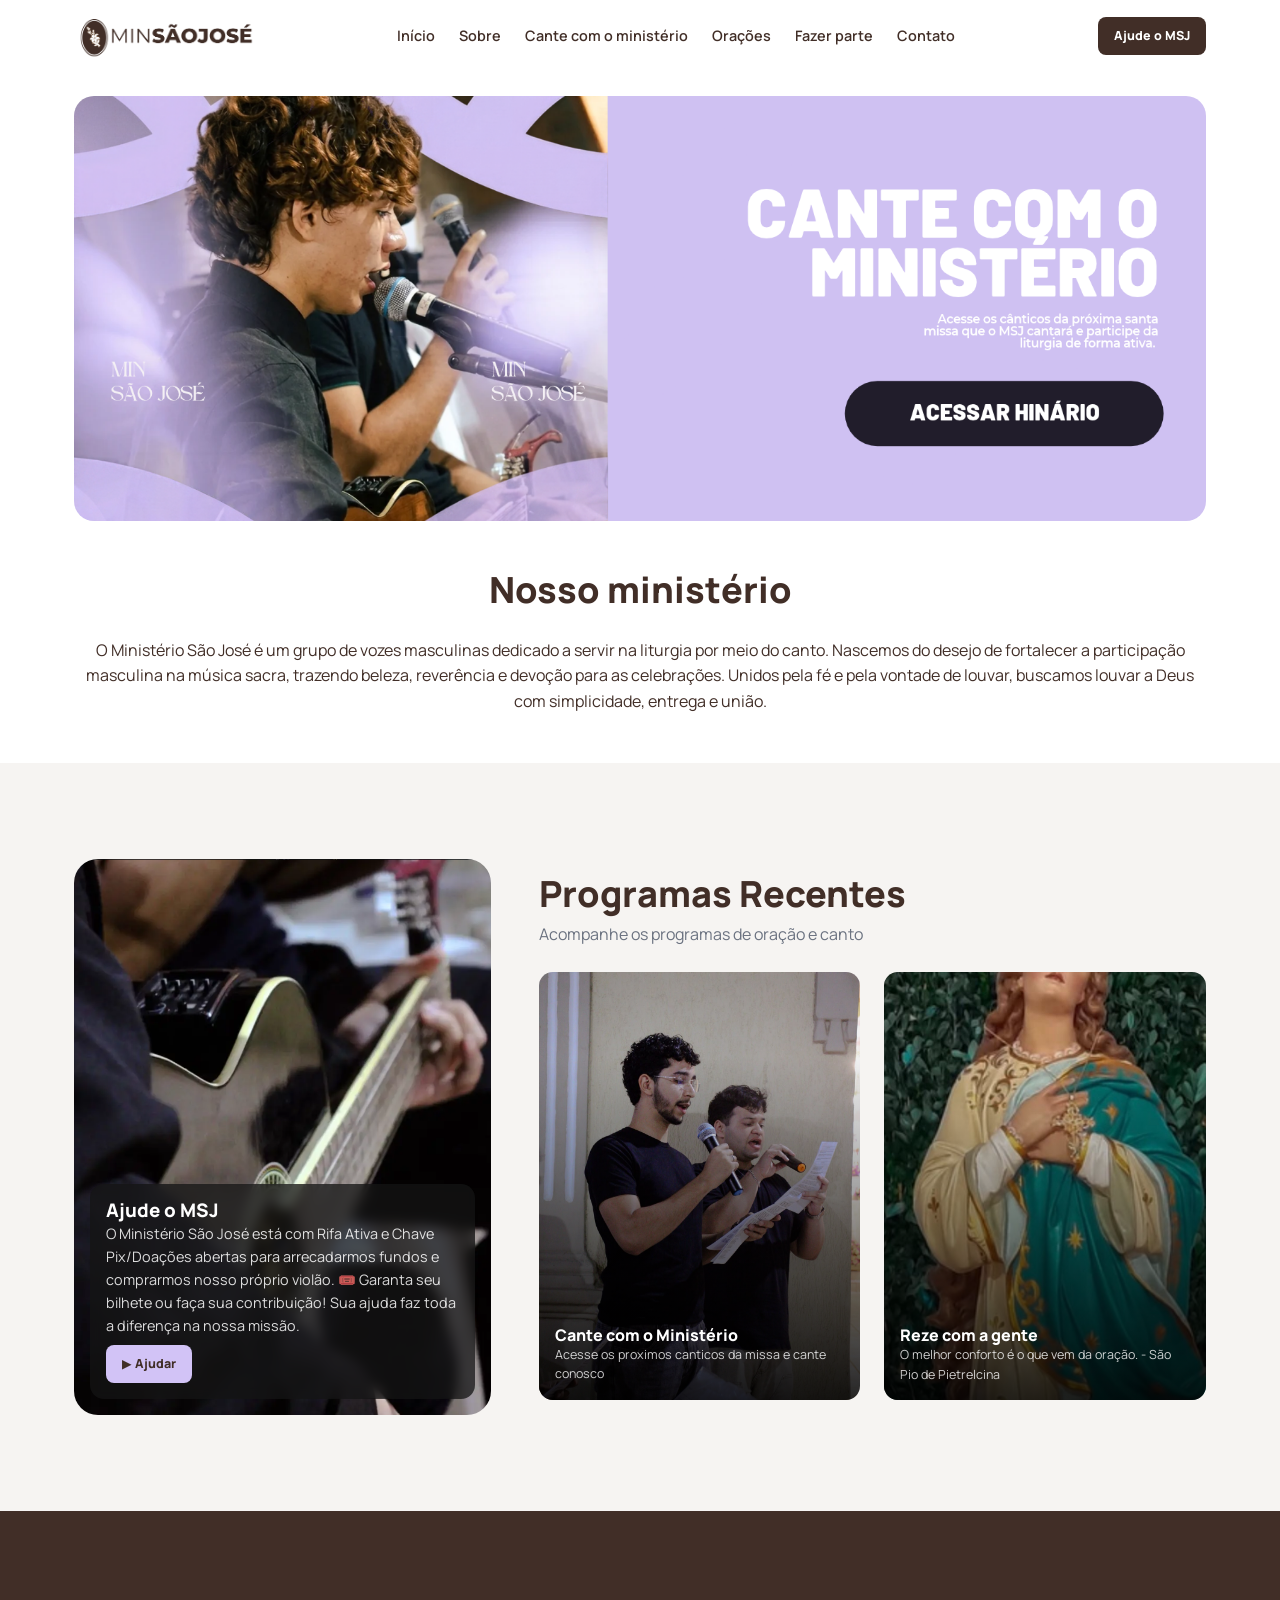
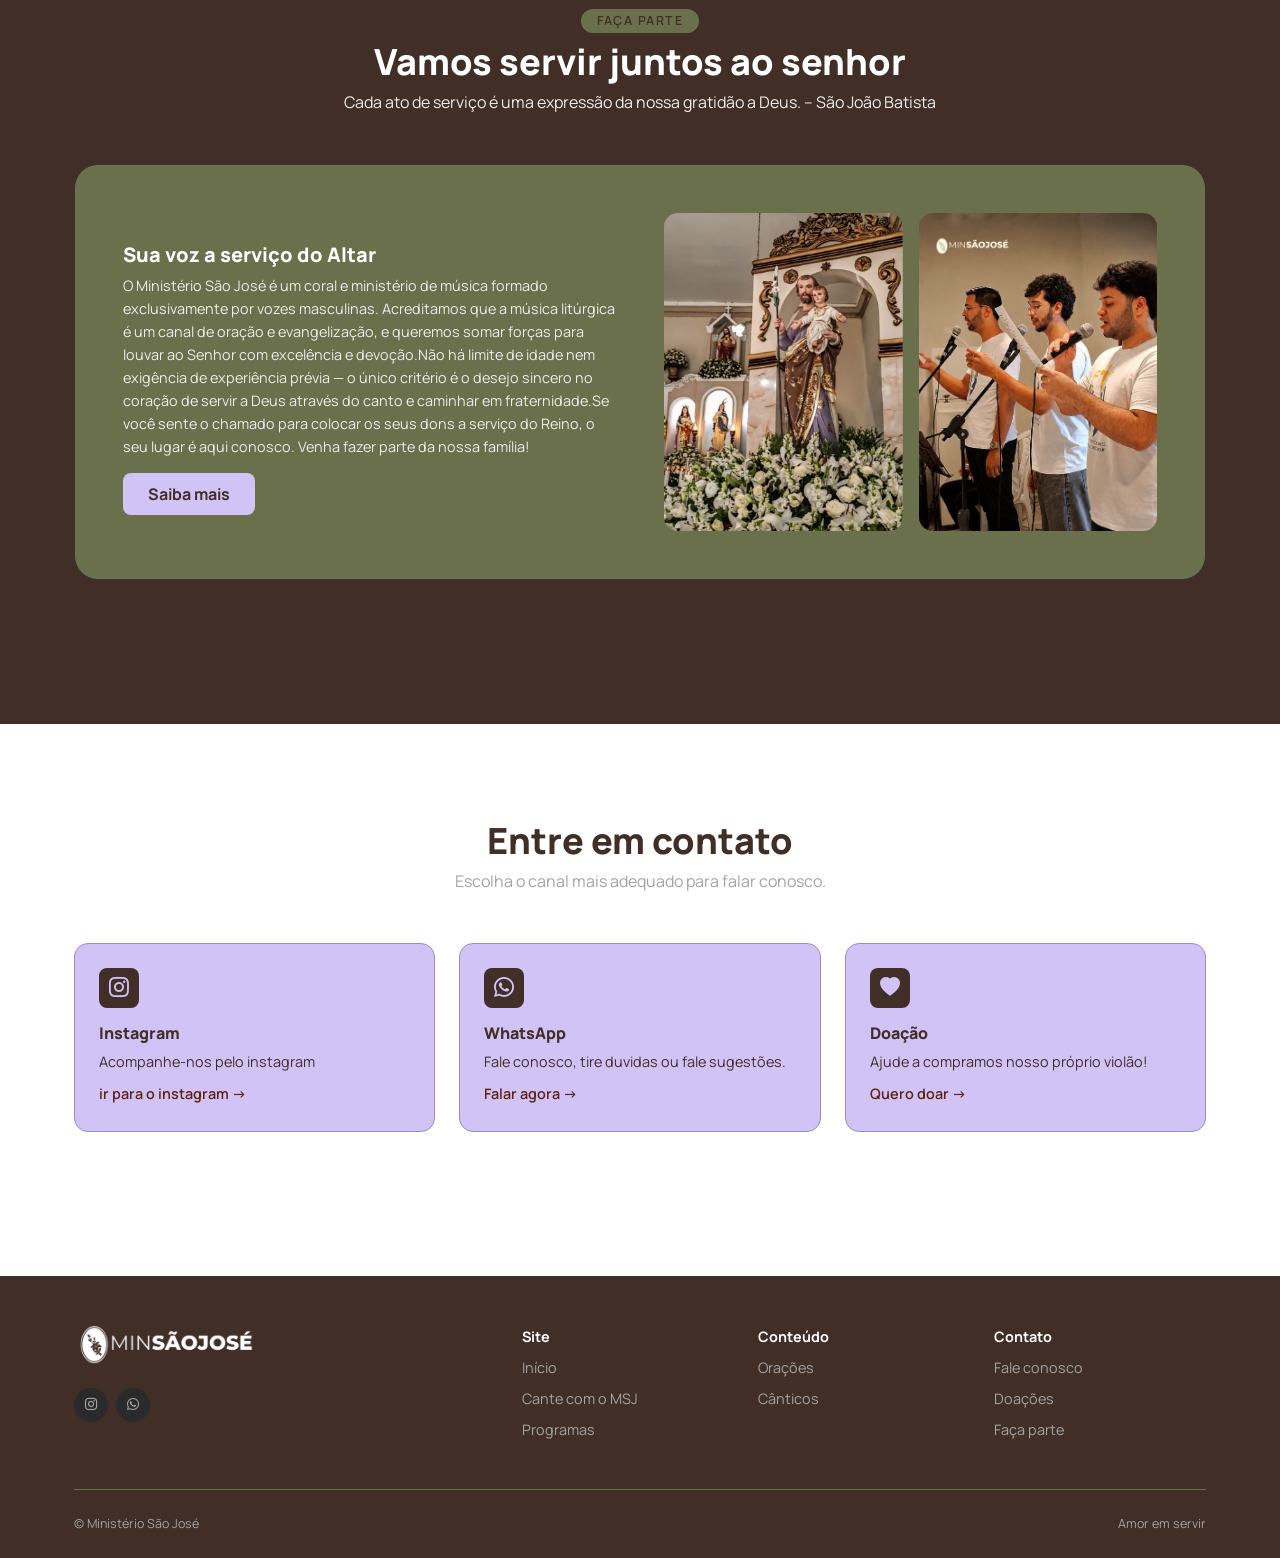
<file: index.html>
<!DOCTYPE html>
<html lang="pt-BR">
<head>
  <meta charset="UTF-8" />
  <meta name="viewport" content="width=device-width, initial-scale=1" />
  <title>Ministério São José</title>
  <meta name="description" content="Portal católico do Padre Alex Nogueira: artigos, programas, orações, cursos bíblicos e materiais gratuitos." />
  <link rel="preconnect" href="https://fonts.googleapis.com" />
  <link href="https://fonts.googleapis.com/css2?family=Cormorant+Garamond:wght@600;700&family=Manrope:wght@400;500;600;700;800&display=swap" rel="stylesheet" />
  <link rel="stylesheet" href="src/web/assets/styles.css" />
  <link rel="stylesheet" href="pagina-inicial.css">
  <link rel="stylesheet" href="https://cdn.jsdelivr.net/npm/swiper@10/swiper-bundle.min.css" />
  <link rel="stylesheet" href="https://cdn.jsdelivr.net/npm/bootstrap-icons@1.11.3/font/bootstrap-icons.min.css">   
 <link rel="shortcut icon" href="src/web/assets/favicon.png" type="image/x-icon">
</head>

<body>
    
  <header class="header" id="topo">
    <div class="container header__inner">
      <a href="#inicio" class="logo"><img src="src/web/assets/Ministério SJ 4.png" alt=""></a>
      <nav class="nav" id="nav">
        <a href="#inicio">Início</a>
        <a href="src/web/sobre/index.html">Sobre</a>
        <a href="src/web/cante-com-o-ministerio/index.html">Cante com o ministério</a>
        <a href="src/web/reze/reze-com-msj.html">Orações</a>
        <a href="#fazerparte">Fazer parte</a>
        <a href="src/web/contato/contato.html">Contato</a>

      </nav>
      <a href="https://wa.me/5583987653549?text=Ol%C3%A1%2C%20quero%20fazer%20parte%20do%20MSJ%20e%20servir%20ao%20altar!!%20%F0%9F%A4%A9" target="_blank" class="btn btn--header btn--sm header__cta">Ajude o MSJ</a>
      <button class="menu-toggle" id="menuToggle" aria-label="Abrir menu"><span></span><span></span><span></span></button>
    </div>
  </header>

  <main>

    <section class="hero hero--slider" aria-label="Destaques do ministério" id="inicio">
      <div class="container">
            <div class="swiper hero-slider">
              <div class="swiper-wrapper">
                <a href="src/public/docs/SOLENIDADE DE TODOS OS SANTOS.pdf" target="_blank" class="swiper-slide hero-slide" aria-label="Ver destaque de queijos">
                  <picture>
                    <source media="(max-width: 720px)" srcset="src/web/assets/cantecommsjmobile.jpeg" />
                    <img src="src/web/assets/cantecomomsj.png" alt="Destaque de queijos do Ministério SJ" />
                  </picture>
                </a>
                <a href="https://wa.me/5583987653549?text=Ol%C3%A1%2C%20quero%20fazer%20parte%20do%20MSJ%20e%20servir%20ao%20altar!!%20%F0%9F%A4%A9" target="_blank" class="swiper-slide hero-slide" aria-label="Ver destaque de mussarela">
                  <picture>
                    <source media="(max-width: 720px)" srcset="src/web/assets/facapartemobile.png" />
                    <img src="src/web/assets/facaparte.png" alt="Destaque de mussarela do Ministério SJ" />
                  </picture>
                </a>
                <a href="https://wa.me/5583987653549?text=Ol%C3%A1%2C%20como%20fa%C3%A7o%20para%20contribuir%20para%20a%20aquisi%C3%A7%C3%A3o%20do%20viol%C3%A3o%20pr%C3%B3prio%20do%20MSJ%3F!" class="swiper-slide hero-slide" aria-label="Ver destaque de mussarela" target="_blank">
                  <picture>
                    <source media="(max-width: 720px)" srcset="src/web/assets/ajudemobile.png" />
                    <img src="src/web/assets/ajude.png" alt="Destaque de mussarela do Ministério SJ" />
                  </picture>
                </a>
              </div>
              <div class="swiper-pagination"></div>
            </div>
      </div>
    </section>

    <section class="sobre">
      <div class="container sobre-container">
        <div id="title-sobre">
          <h2>Nosso ministério</h2>
        </div>
        <div id="corpo-sobre">
          <p>O Ministério São José é um grupo de vozes masculinas dedicado a servir na liturgia por meio do canto. Nascemos do desejo de fortalecer a participação masculina na música sacra, trazendo beleza, reverência e devoção para as celebrações. Unidos pela fé e pela vontade de louvar, buscamos louvar a Deus com simplicidade, entrega e união.</p>
        </div>
      </div>
    </section>

    <section class="section section--soft" id="programas">
      <div class="container programs">
        <div class="programs__feature">
          <img src="src/web/assets/ajudemsj.png" alt="Padre Alex" />
          <div class="programs__overlay"><h3>Ajude o MSJ</h3><p>O Ministério São José está com Rifa Ativa e Chave Pix/Doações abertas para arrecadarmos fundos e comprarmos nosso próprio violão.
🎟️ Garanta seu bilhete ou faça sua contribuição!

Sua ajuda faz toda a diferença na nossa missão.</p><a href="https://wa.me/5583987653549?text=Ol%C3%A1%2C%20como%20fa%C3%A7o%20para%20contribuir%20para%20a%20aquisi%C3%A7%C3%A3o%20do%20viol%C3%A3o%20pr%C3%B3prio%20do%20MSJ%3F!" class="btn btn--ajude btn--sm" target="_blank">▶ Ajudar </a></div>
        </div>
        <div>
          <h2>Programas Recentes</h2>
          <p class="muted">Acompanhe os programas de oração e canto</p>
          <a href="src/web/cante-com-o-ministerio/index.html">
            <div class="programs__grid">
              <div class="video">
                <img src="src/web/assets/cantecommsj.jpeg" alt="" />
                <div class="video__info">
                  <h4>Cante com o Ministério</h4>
                  <p>Acesse os proximos canticos da missa e cante conosco</p>
                </div>
              </div>
          </a>
            <a href="https://chat.whatsapp.com/L4zRv0E3s4a7iFDIVpIv7E?s=cl&p=a&iam=2" target="_blank">
              <div class="video">
                <img src="src/web/assets/reze.jpeg" alt="" />
                <div class="video__info">
                  <h4>Reze com a gente</h4>
                  <p> O melhor conforto é o que vem da oração. - São Pio de Pietrelcina</p>
                </div>
              </div>
            </a>
          </div>
        </div>
      </div>
    </section>

    <section class="section section--dark" >
      <div class="container" id="fazerparte">
        <div class="center"><span class="eyebrow eyebrow--pill">Faça parte</span><h3 class="title-lg">Vamos servir juntos ao senhor </h3><p class="muted-light2">Cada ato de serviço é uma expressão da nossa gratidão a Deus. – São João Batista</p></div>
        <div class="school">
          <div><h3>Sua voz <span>a serviço do Altar</span></h3><p class="muted-light">O Ministério São José é um coral e ministério de música formado exclusivamente por vozes masculinas. Acreditamos que a música litúrgica é um canal de oração e evangelização, e queremos somar forças para louvar ao Senhor com excelência e devoção.Não há limite de idade nem exigência de experiência prévia — o único critério é o desejo sincero no coração de servir a Deus através do canto e caminhar em fraternidade.Se você sente o chamado para colocar os seus dons a serviço do Reino, o seu lugar é aqui conosco. Venha fazer parte da nossa família!</p><a class=" btn--school" href="https://wa.me/5583987653549?text=Ol%C3%A1%2C%20gostaria%20de%20saber%20mais%20informa%C3%A7%C3%B5es%20sobre%20o%20MSJ.%20Quero%20participar!!%20%F0%9F%A4%A9" target="_blank">Saiba mais</a></div>
          <div class="school__media"><img src="src/web/assets/saojose.jpeg" alt="" /><img src="src/web/assets/msj.png" alt="" /></div>
        </div>
        
    </section>

    <section class="section " id="contato">
      <div class="container">
        <div class="center"><h2>Entre em contato</h2><p class="muted-light">Escolha o canal mais adequado para falar conosco.</p></div>
        <div class="contacts">
          <a class="contact" href="mailto:contato@padrealexnogueira.com"><span class="contact__icon"><i class="bi bi-instagram" aria-hidden="true"></i></span><h4>Instagram</h4><p>Acompanhe-nos pelo instagram</p><span class="link">ir para o instagram →</span></a>
          <a class="contact" href="https://wa.me/5583987653549" target="_blank"><span class="contact__icon"><i class="bi bi-whatsapp" aria-hidden="true"></i></span><h4>WhatsApp</h4><p>Fale conosco, tire duvidas ou fale sugestões.</p><span class="link">Falar agora →</span></a>
          <a class="contact" href="https://wa.me/5583987653549?text=Ol%C3%A1%2C%20quero%20fazer%20parte%20do%20MSJ%20e%20servir%20ao%20altar!!%20%F0%9F%A4%A9" target="_blank"><span class="contact__icon"><i class="bi bi-heart-fill" aria-hidden="true"></i></span><h4>Doação</h4><p>Ajude a compramos nosso próprio violão!</p><span class="link">Quero doar →</span></a>
        </div>
        
      </div>
    </section>
  </main>

  <footer class="footer">
    <div class="container">
      <div class="footer__grid">
        <div><a href="#inicio" class="logo"><img src="src/web/assets/Ministério SJ footer.png" alt=""></a><div class="socials"><a href="#" aria-label="Instagram"><i class="bi bi-instagram"></i></a><a href="#" aria-label="YouTube"><i class="bi bi-whatsapp"></i></a></div>
        </div>
        <div><h5>Site</h5><a href="#inicio">Início</a><a href="src/web/cante-com-o-ministerio/index.html">Cante com o MSJ</a><a href="#programas">Programas</a></div>
        <div><h5>Conteúdo</h5><a href="src/web/reze/reze-com-msj.html#oracoes">Orações</a><a href="src/public/docs/SOLENIDADE DE TODOS OS SANTOS.pdf" target="_blank">Cânticos</a></div>
        <div><h5>Contato</h5><a href="src/web/contato/contato.html">Fale conosco</a><a href="https://wa.me/5583987653549?text=Ol%C3%A1%2C%20quero%20ajudar%20o%20MSJ!" target="_blank">Doações</a><a href="https://wa.me/5583987653549?text=Ol%C3%A1%2C%20quero%20fazer%20parte%20do%20MSJ%20e%20servir%20ao%20altar!!%20%F0%9F%A4%A9" target="_blank">Faça parte</a></div>
      </div>
      <div class="footer__bottom"><span>© <span id="year"></span> Ministério São José</span><span>Amor em servir</span></div>
    </div>
  </footer>


  <script src="https://cdn.jsdelivr.net/npm/swiper@10/swiper-bundle.min.js"></script>
  <script src="script.js"></script>
</body>
</html>
</file>
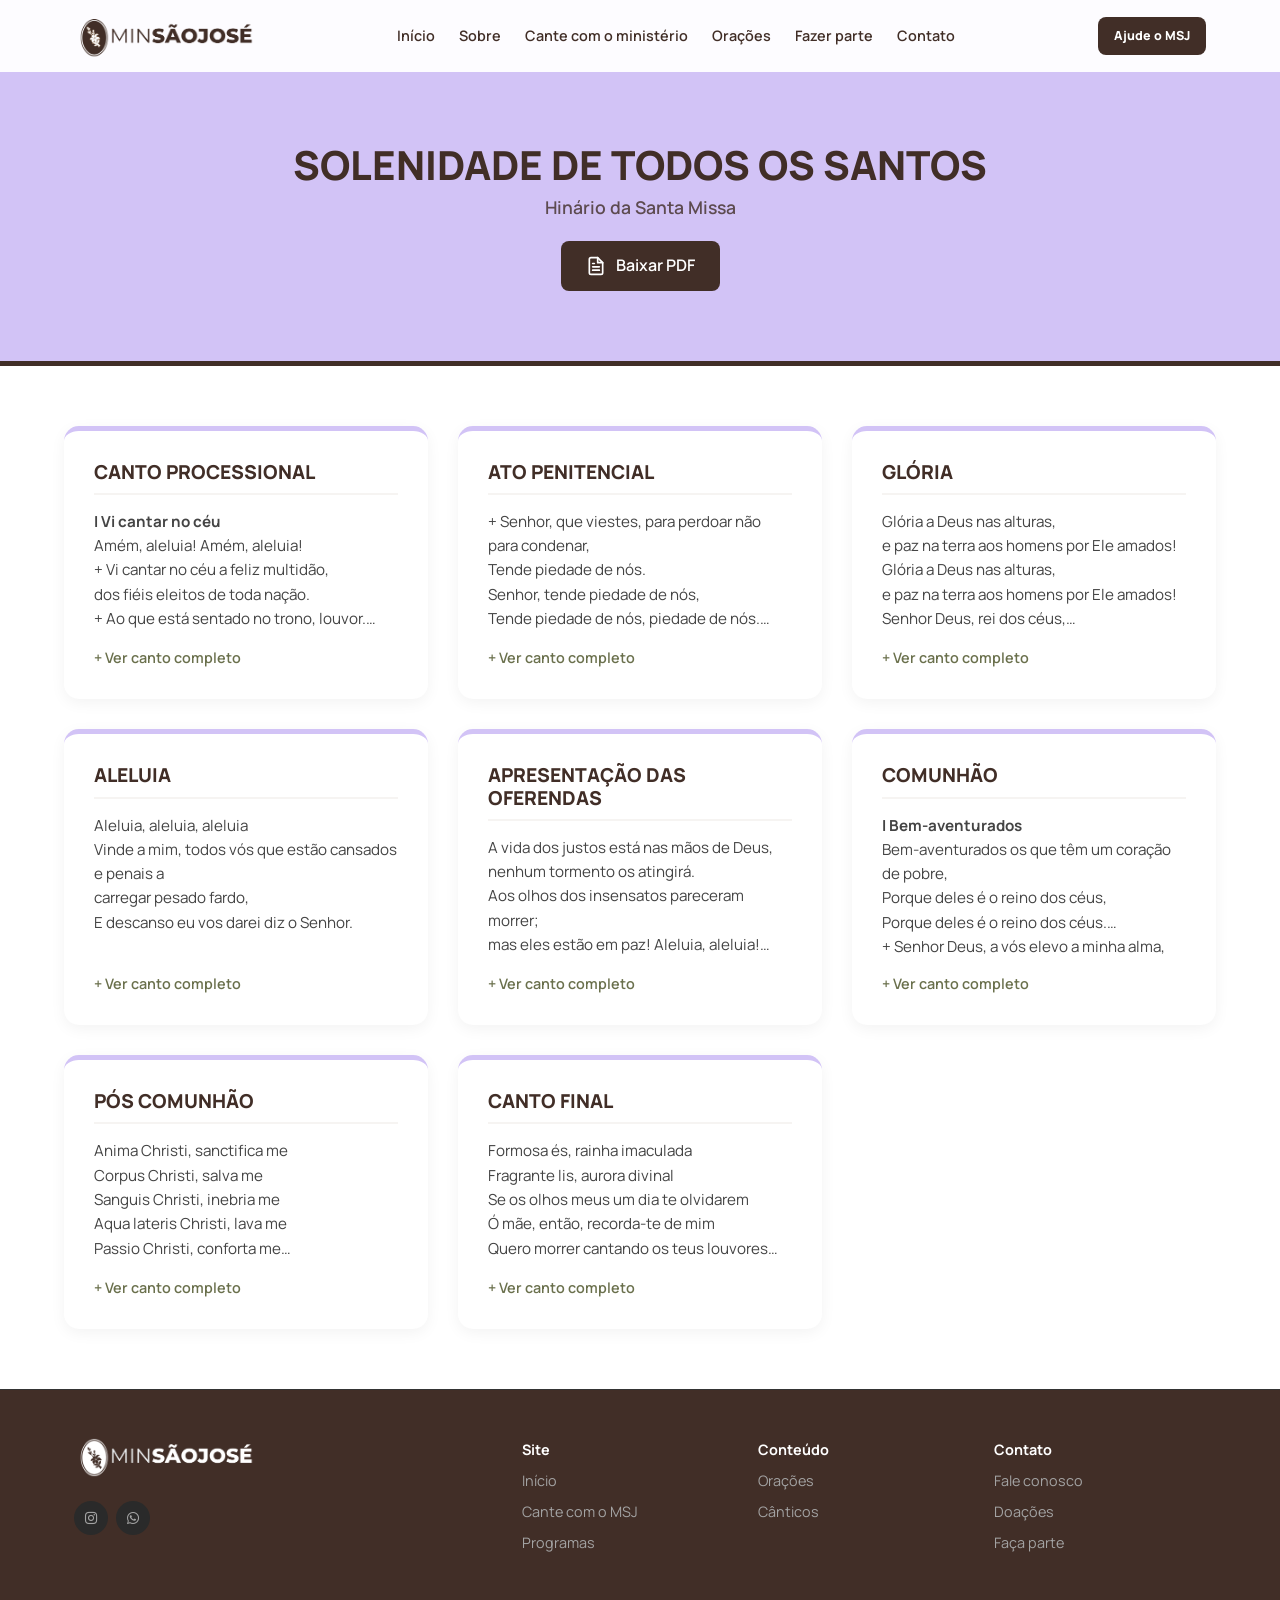
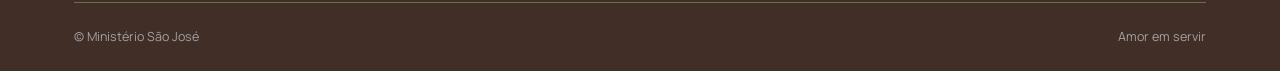
<file: src/web/cante-com-o-ministerio/index.html>
<!DOCTYPE html>
<html lang="pt-BR">
<head>
    <meta charset="UTF-8">
    <meta name="viewport" content="width=device-width, initial-scale=1.0">
    <title>Solenidade de Todos os Santos - Cânticos</title>
    <link rel="preconnect" href="https://fonts.googleapis.com">
    <link href="https://fonts.googleapis.com/css2?family=Cormorant+Garamond:wght@600;700&family=Manrope:wght@400;500;600;700;800&display=swap" rel="stylesheet">
    <link rel="stylesheet" href="style.css">
    <link rel="shortcut icon" href="../assets/image.png" type="image/x-icon">
    <link rel="stylesheet" href="../../../pagina-inicial.css">
    <link rel="stylesheet" href="../assets/styles.css">
    <link rel="stylesheet" href="https://cdn.jsdelivr.net/npm/bootstrap-icons@1.11.3/font/bootstrap-icons.min.css">


</head>
<body>

    <header class="header" id="topo">
        <div class="container header__inner">
            <a href="/index.html#inicio" class="logo"><img src="../assets/Ministério SJ 4.png" alt="Ministério São José"></a>
            <nav class="nav" id="nav">
                <a href="../../../index.html#inicio">Início</a>
                <a href="../sobre/index.html">Sobre</a>
                <a href="index.html">Cante com o ministério</a>
                <a href="../reze/reze-com-msj.html">Orações</a>
                <a href="../../../index.html#fazerparte">Fazer parte</a>
                <a href="../contato/contato.html">Contato</a>
            </nav>
            <a href="https://wa.me/5583987653549?text=Ol%C3%A1%2C%20quero%20fazer%20parte%20do%20MSJ%20e%20servir%20ao%20altar!!%20%F0%9F%A4%A9" target="_blank" class="btn btn--header btn--sm header__cta" id="btn-ajude">Ajude o MSJ</a>
            <button class="menu-toggle" id="menuToggle" aria-label="Abrir menu"><span></span><span></span><span></span></button>
        </div>
    </header>

    <header class="page-header">
        <h1>Solenidade de Todos os Santos</h1>
        <p>Hinário da Santa Missa</p>
        <!-- Botão atualizado para PDF -->
        <button id="downloadPdfBtn" class="btn-download">
            <svg width="20" height="20" viewBox="0 0 24 24" fill="none" stroke="currentColor" stroke-width="2" stroke-linecap="round" stroke-linejoin="round">
                <path d="M14 2H6a2 2 0 0 0-2 2v16a2 2 0 0 0 2 2h12a2 2 0 0 0 2-2V8z"></path>
                <polyline points="14 2 14 8 20 8"></polyline>
                <line x1="16" y1="13" x2="8" y2="13"></line>
                <line x1="16" y1="17" x2="8" y2="17"></line>
                <polyline points="10 9 9 9 8 9"></polyline>
            </svg>
            Baixar PDF
        </button>
    </header>

    <main class="hinario-section">
        <div class="grid-canticos" id="grid-canticos">
            
            <div class="card-cantico">
                <h3>Canto Processional</h3>
                <p class="cantico-text"><strong>I Vi cantar no céu</strong>
Amém, aleluia! Amém, aleluia!
+ Vi cantar no céu a feliz multidão,
dos fiéis eleitos de toda nação.
+ Ao que está sentado no trono, louvor.
E poder ao Cristo, seu Filho e Senhor.
+ Com amor eterno Jesus nos amou.
E as nossas vestes com sangue lavou.
Kyrie, eleison! Christe, eleison!
Kyrie, eleison! Christe, eleison!
Senhor, piedade! Cristo, piedade!
Senhor, piedade! Cristo, piedade!
Kyrie, eleison! Christe, eleison!
Kyrie, eleison! Christe, eleison!</p>
                <span class="read-more">+ Ver canto completo</span>
            </div>

            <div class="card-cantico">
                <h3>Ato Penitencial</h3>
                <p class="cantico-text">+ Senhor, que viestes, para perdoar não para condenar,
Tende piedade de nós.
Senhor, tende piedade de nós,
Tende piedade de nós, piedade de nós.
+ Cristo, que Vos alegrais pelo pecador que se arrepende,
Tende piedade de nós.
Cristo, tende piedade de nós,
Tende piedade de nós, piedade de nós.
+ Senhor, que muito perdoais há quem muito ama,
Sois Misericórdia, tende piedade de nós.
Senhor tende piedade de nós,
Tende piedade de nós, piedade de nós.</p>
                <span class="read-more">+ Ver canto completo</span>
            </div>

            <div class="card-cantico">
                <h3>Glória</h3>
                <p class="cantico-text">Glória a Deus nas alturas,
e paz na terra aos homens por Ele amados!
Glória a Deus nas alturas,
e paz na terra aos homens por Ele amados!
Senhor Deus, rei dos céus,
Deus Pai todo-poderoso:
Nós vos louvamos, vos bendizemos,
vos adoramos, vos glorificamos,
Nós vos damos graças,
por vossa imensa glória.
Senhor Jesus Cristo,
Filho Unigênito,
Senhor Deus, Cordeiro de Deus,
Filho de Deus Pai:
Vós que tirais o pecado do mundo,
tende piedade de nós;
Vós que tirais o pecado do mundo,
acolhei a nossa súplica;
Vós que estais à direita do Pai,
tende piedade de nós.
Só vós sois o Santo;
só vós, o Senhor;
só vós, o Altíssimo, Jesus Cristo;
Com o Espírito Santo,
na glória de Deus Pai.
Na glória de Deus Pai.
Amém! Amém! Amém! Amém! Amém!</p>
                <span class="read-more">+ Ver canto completo</span>
            </div>

            <div class="card-cantico">
                <h3>Aleluia</h3>
                <p class="cantico-text">Aleluia, aleluia, aleluia
Vinde a mim, todos vós que estão cansados e penais a
carregar pesado fardo,
E descanso eu vos darei diz o Senhor.</p>
                <span class="read-more">+ Ver canto completo</span>
            </div>

            <div class="card-cantico">
                <h3>Apresentação das Oferendas</h3>
                <p class="cantico-text">A vida dos justos está nas mãos de Deus,
nenhum tormento os atingirá.
Aos olhos dos insensatos pareceram morrer;
mas eles estão em paz! Aleluia, aleluia!
+ "Senhor, quem morará em vossa casa
e em vosso monte santo habitará?"
É aquele que caminha sem pecado
e pratica a justiça fielmente.
+ "Senhor, quem morará em vossa casa
e em vosso monte santo habitará?"
Que pensa a verdade no seu intimo
e não solta em calúnias sua lingua.
+ "Senhor, quem morará em vossa casa
e em vosso monte santo habitará?"
Quem em nada prejudica seu irmão
nem cobre de insulto seu vizinho.
+ "Senhor, quem morará em vossa casa
e em vosso monte santo habitará?"
Que não dá valor algum ao homem impio,
mas honram os que respeita m o Senhor.</p>
                <span class="read-more">+ Ver canto completo</span>
            </div>

            <div class="card-cantico">
                <h3>Comunhão</h3>
                <p class="cantico-text"><strong>I Bem-aventurados</strong>
Bem-aventurados os que têm um coração de pobre,
Porque deles é o reino dos céus,
Porque deles é o reino dos céus.
+ Senhor Deus, a vós elevo a minha alma,
Em vós confio: que eu não seja envergonhado!
+ Mostrai-me, ó Senhor, vossos caminhos,
E fazei-me conhecer a vossa estrada.
+ Vossa verdade me oriente e me conduza,
Porque sois o Deus da minha salvação.
+ Recordai, Senhor meu Deus, vossa ternura
E a vossa compaixão que são eternas.
+ O Senhor é piedade e retidão
E reconduz ao bom caminho os pecadores.
+ Ele dirige os humildes na justiça
E aos pobres ensina seu caminho.</p>
                <span class="read-more">+ Ver canto completo</span>
            </div>

            <div class="card-cantico">
                <h3>Pós Comunhão</h3>
                <p class="cantico-text">Anima Christi, sanctifica me
Corpus Christi, salva me
Sanguis Christi, inebria me
Aqua lateris Christi, lava me
Passio Christi, conforta me
O bone lesu, exaudi me
Intra vulnera tua
Absconde, absconde me
Ne permittas a te me separari
Ab hoste maligno defende me
In hora mortis meae
Voca me, voca me
Et iube me venire ad te
Ut cum Sanctis tuis laudem te
Per infinita saecula
Saeculorum, amen</p>
                <span class="read-more">+ Ver canto completo</span>
            </div>

            <div class="card-cantico">
                <h3>Canto Final</h3>
                <p class="cantico-text">Formosa és, rainha imaculada
Fragrante lis, aurora divinal
Se os olhos meus um dia te olvidarem
Ó mãe, então, recorda-te de mim
Quero morrer cantando os teus louvores
Qual rouxinol que expira ao pôr do Sol
Quando partida a minha pobre lira
Te cantará meu triste coração
Formosa és, ó mãe imaculada!
O próprio Deus te fez primor sem par
Tu tens do Sol o brilho insuperável
O esplendor dos astros a brilhar
Formosa és, ó filha do teu filho
Por ele ornada de eternal candor
De tua virtude o mundo se engalana
Para hospedar, o filho teu, Jesus
Formosa és, esposa sempre pura
Fornalha ardente do divino amor
Teu coração que o Sol divino aquece
De eternal vida é fonte perenal</p>
                <span class="read-more">+ Ver canto completo</span>
            </div>
        </div>
    </main>
    <footer class="footer">
    <div class="container">
      <div class="footer__grid">
        <div><a href="../../../index.html#inicio" class="logo"><img src="../assets/Ministério SJ footer.png" alt=""></a><div class="socials"><a href="#" aria-label="Instagram"><i class="bi bi-instagram"></i></a><a href="#" aria-label="YouTube"><i class="bi bi-whatsapp"></i></a></div>
        </div>
        <div><h5>Site</h5><a href="../../../index.html">Início</a><a href="index.html">Cante com o MSJ</a><a href="../../../index.html#programas">Programas</a></div>
        <div><h5>Conteúdo</h5><a href="../reze/reze-com-msj.html#oracoes">Orações</a><a href="../../public/docs/SOLENIDADE DE TODOS OS SANTOS.pdf" target="_blank
          ">Cânticos</a></div>
        <div><h5>Contato</h5><a href="../contato/contato.html">Fale conosco</a><a href="https://wa.me/5583987653549?text=Ol%C3%A1%2C%20quero%20ajudar%20o%20MSJ!">Doações</a><a href="https://wa.me/5583987653549?text=Ol%C3%A1%2C%20quero%20fazer%20parte%20do%20MSJ">Faça parte</a></div>
      </div>
      <div class="footer__bottom"><span>© <span id="year"></span> Ministério São José</span><span>Amor em servir</span></div>
    </div>
  </footer>

    <!-- Estrutura do Modal Oculto -->
    <div class="modal-overlay" id="modalOverlay">
        <div class="modal-content">
            <span class="close-btn" id="closeModal">&times;</span>
            <h3 id="modalTitle">Título</h3>
            <p id="modalText">Texto...</p>
        </div>
    </div>    
</body>
<script src="script.js"></script>
</html>
</file>
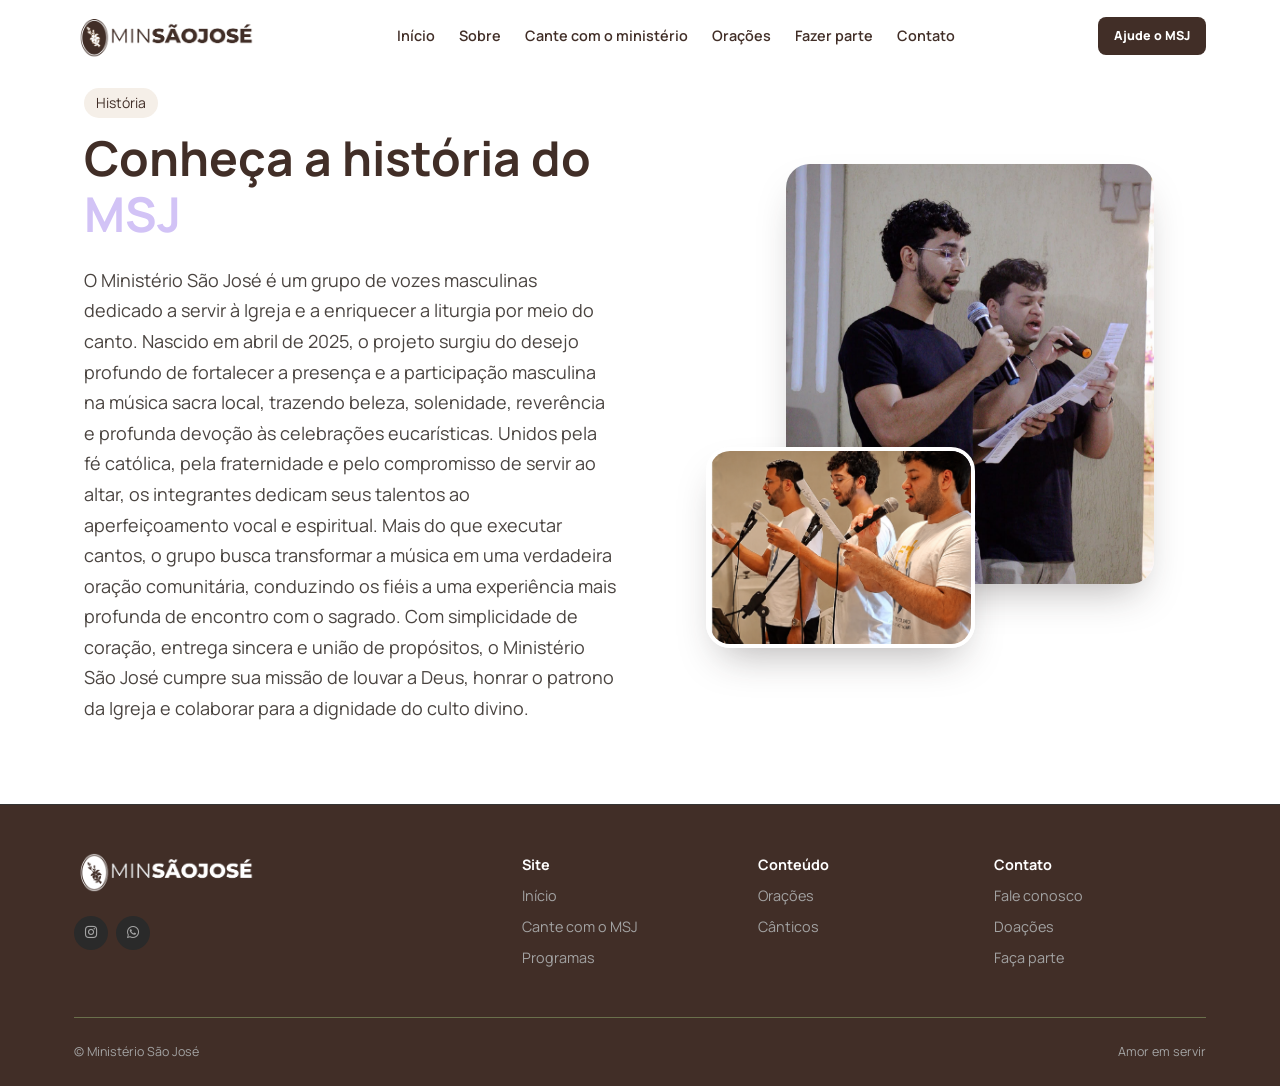
<file: src/web/sobre/index.html>
<!DOCTYPE html>
<html lang="pt-BR">
<head>
  <meta charset="UTF-8" />
  <meta name="viewport" content="width=device-width, initial-scale=1" />
  <title>Sobre - Padre Alex Nogueira | Min São José</title>
  <meta name="description" content="Conheça a história do Padre Alex Nogueira, do Ministério São José." />
  <link rel="preconnect" href="https://fonts.googleapis.com" />
  <link href="https://fonts.googleapis.com/css2?family=Cormorant+Garamond:wght@600;700&family=Manrope:wght@400;500;600;700;800&display=swap" rel="stylesheet" />
  <link rel="stylesheet" href="https://cdn.jsdelivr.net/npm/bootstrap-icons@1.11.3/font/bootstrap-icons.min.css">   
  <link rel="shortcut icon" href="/src/web/assets/image.png" type="image/x-icon">
  <link rel="stylesheet" href="sobre.css" />
  <link rel="stylesheet" href="../assets/styles.css">

</head>
<body>
  <header class="header" id="topo">
    <div class="container header__inner">
      <a href="../../../index.html#inicio" class="logo"><img src="../assets/Ministério SJ 4.png" alt=""></a>
      <nav class="nav" id="nav">
        <a href="../../../index.html#inicio">Início</a>
        <a href="index.html">Sobre</a>
        <a href="../cante-com-o-ministerio/index.html">Cante com o ministério</a>
        <a href="/src/web/reze/reze-com-msj.html">Orações</a>
        <a href="../../../index.html#fazerparte">Fazer parte</a>
        <a href="../contato/contato.html">Contato</a>

      </nav>
      <a href="https://wa.me/5583987653549?text=Ol%C3%A1%2C%20quero%20fazer%20parte%20do%20MSJ%20e%20servir%20ao%20altar!!%20%F0%9F%A4%A9" target="_blank" class="btn btn--header btn--sm header__cta" id="btn-ajude">Ajude o MSJ</a>
      <button class="menu-toggle" id="menuToggle" aria-label="Abrir menu"><span></span><span></span><span></span></button>
    </div>
  </header>
  <main class="sobre">
    <section class="sobre__grid">
      <div class="sobre__texto">
        <span class="sobre__tag">História</span>
        <h1 class="sobre__titulo">
          Conheça a história do
          <span class="sobre__destaque">MSJ</span>
        </h1>
        <div class="sobre__paragrafos">
          <p>O Ministério São José é um grupo de vozes masculinas dedicado a servir à Igreja e a enriquecer a liturgia por meio do canto. Nascido em abril de 2025, o projeto surgiu do desejo profundo de fortalecer a presença e a participação masculina na música sacra local, trazendo beleza, solenidade, reverência e profunda devoção às celebrações eucarísticas.

Unidos pela fé católica, pela fraternidade e pelo compromisso de servir ao altar, os integrantes dedicam seus talentos ao aperfeiçoamento vocal e espiritual. Mais do que executar cantos, o grupo busca transformar a música em uma verdadeira oração comunitária, conduzindo os fiéis a uma experiência mais profunda de encontro com o sagrado. Com simplicidade de coração, entrega sincera e união de propósitos, o Ministério São José cumpre sua missão de louvar a Deus, honrar o patrono da Igreja e colaborar para a dignidade do culto divino.</p>
        </div>
      </div>
      <div class="sobre__fotos">
        <img class="sobre__foto-principal" src="../assets/cantecommsj.jpeg" alt="Padre Alex Nogueira em transmissão" width="896" height="1024" />
        <img class="sobre__foto-secundaria" src="../assets/msj.png" alt="Padre Alex Nogueira na consagração" width="1024" height="768" loading="lazy" />
      </div>
    </section>
    
  </main>
  <footer class="footer">
    <div class="container">
      <div class="footer__grid">
        <div><a href="/index.html#inicio" class="logo"><img src="../assets/Ministério SJ footer.png" alt=""></a><div class="socials"><a href="#" aria-label="Instagram"><i class="bi bi-instagram"></i></a><a href="#" aria-label="YouTube"><i class="bi bi-whatsapp"></i></a></div>
        </div>
        <div><h5>Site</h5><a href="../../../index.html">Início</a><a href="../../..//cante-com-o-ministerio/index.html">Cante com o MSJ</a><a href="../../../index.html#programas">Programas</a></div>
        <div><h5>Conteúdo</h5><a href="#oracoes">Orações</a><a href="../../public/docs/SOLENIDADE DE TODOS OS SANTOS.pdf" target="_blank
          ">Cânticos</a></div>
        <div><h5>Contato</h5><a href="/src/web/contato/contato.html">Fale conosco</a><a href="https://wa.me/5583987653549?text=Ol%C3%A1%2C%20quero%20ajudar%20o%20MSJ!">Doações</a><a href="https://wa.me/5583987653549?text=Ol%C3%A1%2C%20quero%20fazer%20parte%20do%20MSJ">Faça parte</a></div>
      </div>
      <div class="footer__bottom"><span>© <span id="year"></span> Ministério São José</span><span>Amor em servir</span></div>
    </div>
  </footer>
  <script src="sobre.js"></script>
</body>
</html>
</file>
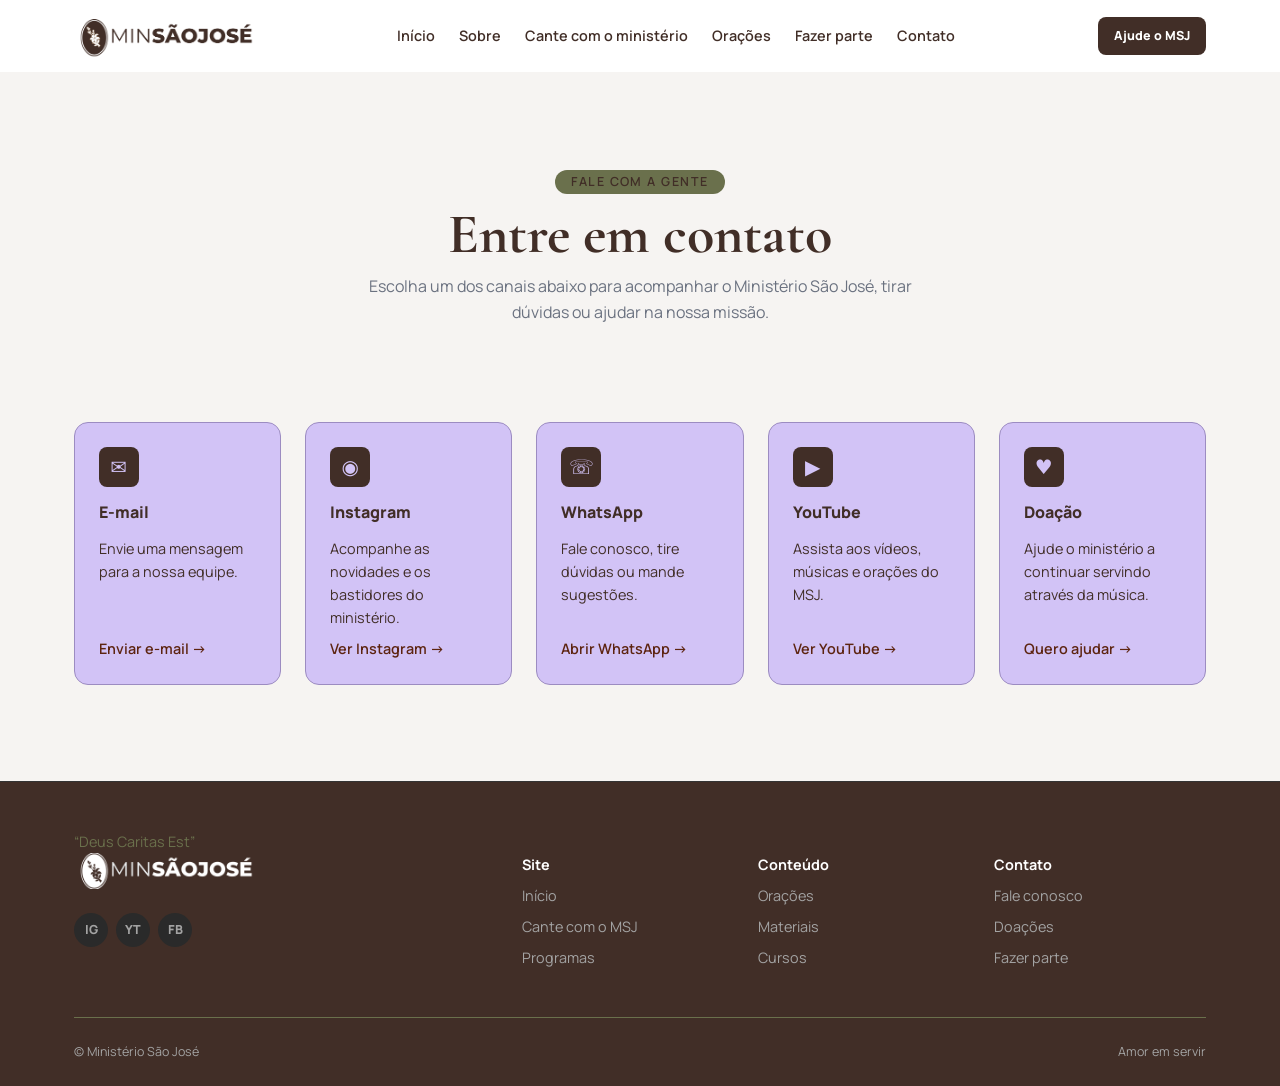
<file: contato.html>
<!DOCTYPE html>
<html lang="pt-BR">
<head>
  <meta charset="UTF-8">
  <meta name="viewport" content="width=device-width, initial-scale=1">
  <title>Contato - Ministério São José</title>
  <meta name="description" content="Entre em contato com o Ministério São José.">
  <link rel="preconnect" href="https://fonts.googleapis.com">
  <link href="https://fonts.googleapis.com/css2?family=Cormorant+Garamond:wght@600;700&family=Manrope:wght@400;500;600;700;800&display=swap" rel="stylesheet">
  <link rel="stylesheet" href="src/web/styles.css">
  <link rel="stylesheet" href="pagina-inicial.css">
  <link rel="stylesheet" href="contato.css">
</head>

<body class="contact-page">
  <header class="header" id="topo">
    <div class="container header__inner">
      <a href="index.html" class="logo"><img src="src/web/assets/Ministério SJ 4.png" alt="Ministério São José"></a>
      <nav class="nav" id="nav">
        <a href="index.html#inicio">Início</a>
        <a href="index.html#artigos">Sobre</a>
        <a href="index.html#programas">Cante com o ministério</a>
        <a href="index.html#oracoes">Orações</a>
        <a href="index.html#cursos">Fazer parte</a>
        <a href="contato.html" aria-current="page">Contato</a>
      </nav>
      <a href="index.html#cursos" class="btn btn--header btn--sm header__cta">Ajude o MSJ</a>
      <button class="menu-toggle" id="menuToggle" aria-label="Abrir menu"><span></span><span></span><span></span></button>
    </div>
  </header>

  <main>
    <section class="section contact-hero">
      <div class="container center">
        <span class="eyebrow eyebrow--pill">Fale com a gente</span>
        <h1>Entre em contato</h1>
        <p>Escolha um dos canais abaixo para acompanhar o Ministério São José, tirar dúvidas ou ajudar na nossa missão.</p>
      </div>
    </section>

    <section class="section contact-section">
      <div class="container">
        <div class="contacts">
          <a class="contact" href="mailto:contato@padrealexnogueira.com">
            <span class="contact__icon">✉</span>
            <h4>E-mail</h4>
            <p>Envie uma mensagem para a nossa equipe.</p>
            <span class="link">Enviar e-mail →</span>
          </a>

          <a class="contact" href="https://www.instagram.com/" target="_blank" rel="noopener">
            <span class="contact__icon">◉</span>
            <h4>Instagram</h4>
            <p>Acompanhe as novidades e os bastidores do ministério.</p>
            <span class="link">Ver Instagram →</span>
          </a>

          <a class="contact" href="https://wa.me/" target="_blank" rel="noopener">
            <span class="contact__icon">☏</span>
            <h4>WhatsApp</h4>
            <p>Fale conosco, tire dúvidas ou mande sugestões.</p>
            <span class="link">Abrir WhatsApp →</span>
          </a>

          <a class="contact" href="https://www.youtube.com/" target="_blank" rel="noopener">
            <span class="contact__icon">▶</span>
            <h4>YouTube</h4>
            <p>Assista aos vídeos, músicas e orações do MSJ.</p>
            <span class="link">Ver YouTube →</span>
          </a>

          <a class="contact" id="doacao" href="mailto:contato@padrealexnogueira.com?subject=Quero%20fazer%20uma%20doação">
            <span class="contact__icon">♥</span>
            <h4>Doação</h4>
            <p>Ajude o ministério a continuar servindo através da música.</p>
            <span class="link">Quero ajudar →</span>
          </a>
        </div>
      </div>
    </section>
  </main>

  <footer class="footer">
    <div class="container">
      <p class="footer__motto gold">“Deus Caritas Est”</p>
      <div class="footer__grid">
        <div><a href="index.html" class="logo"><img src="src/web/assets/Ministério SJ (16).png" alt=""></a><div class="socials"><a href="#" aria-label="Instagram">IG</a><a href="#" aria-label="YouTube">YT</a><a href="#" aria-label="Facebook">FB</a></div></div>
        <div><h5>Site</h5><a href="index.html#inicio">Início</a><a href="index.html#artigos">Cante com o MSJ</a><a href="index.html#programas">Programas</a></div>
        <div><h5>Conteúdo</h5><a href="index.html#oracoes">Orações</a><a href="index.html#materiais">Materiais</a><a href="index.html#cursos">Cursos</a></div>
        <div><h5>Contato</h5><a href="contato.html">Fale conosco</a><a href="contato.html#doacao">Doações</a><a href="index.html#cursos">Fazer parte</a></div>
      </div>
      <div class="footer__bottom"><span>© <span id="year"></span> Ministério São José</span><span>Amor em servir</span></div>
    </div>
  </footer>

  <script src="script.js"></script>
</body>
</html>
</file>
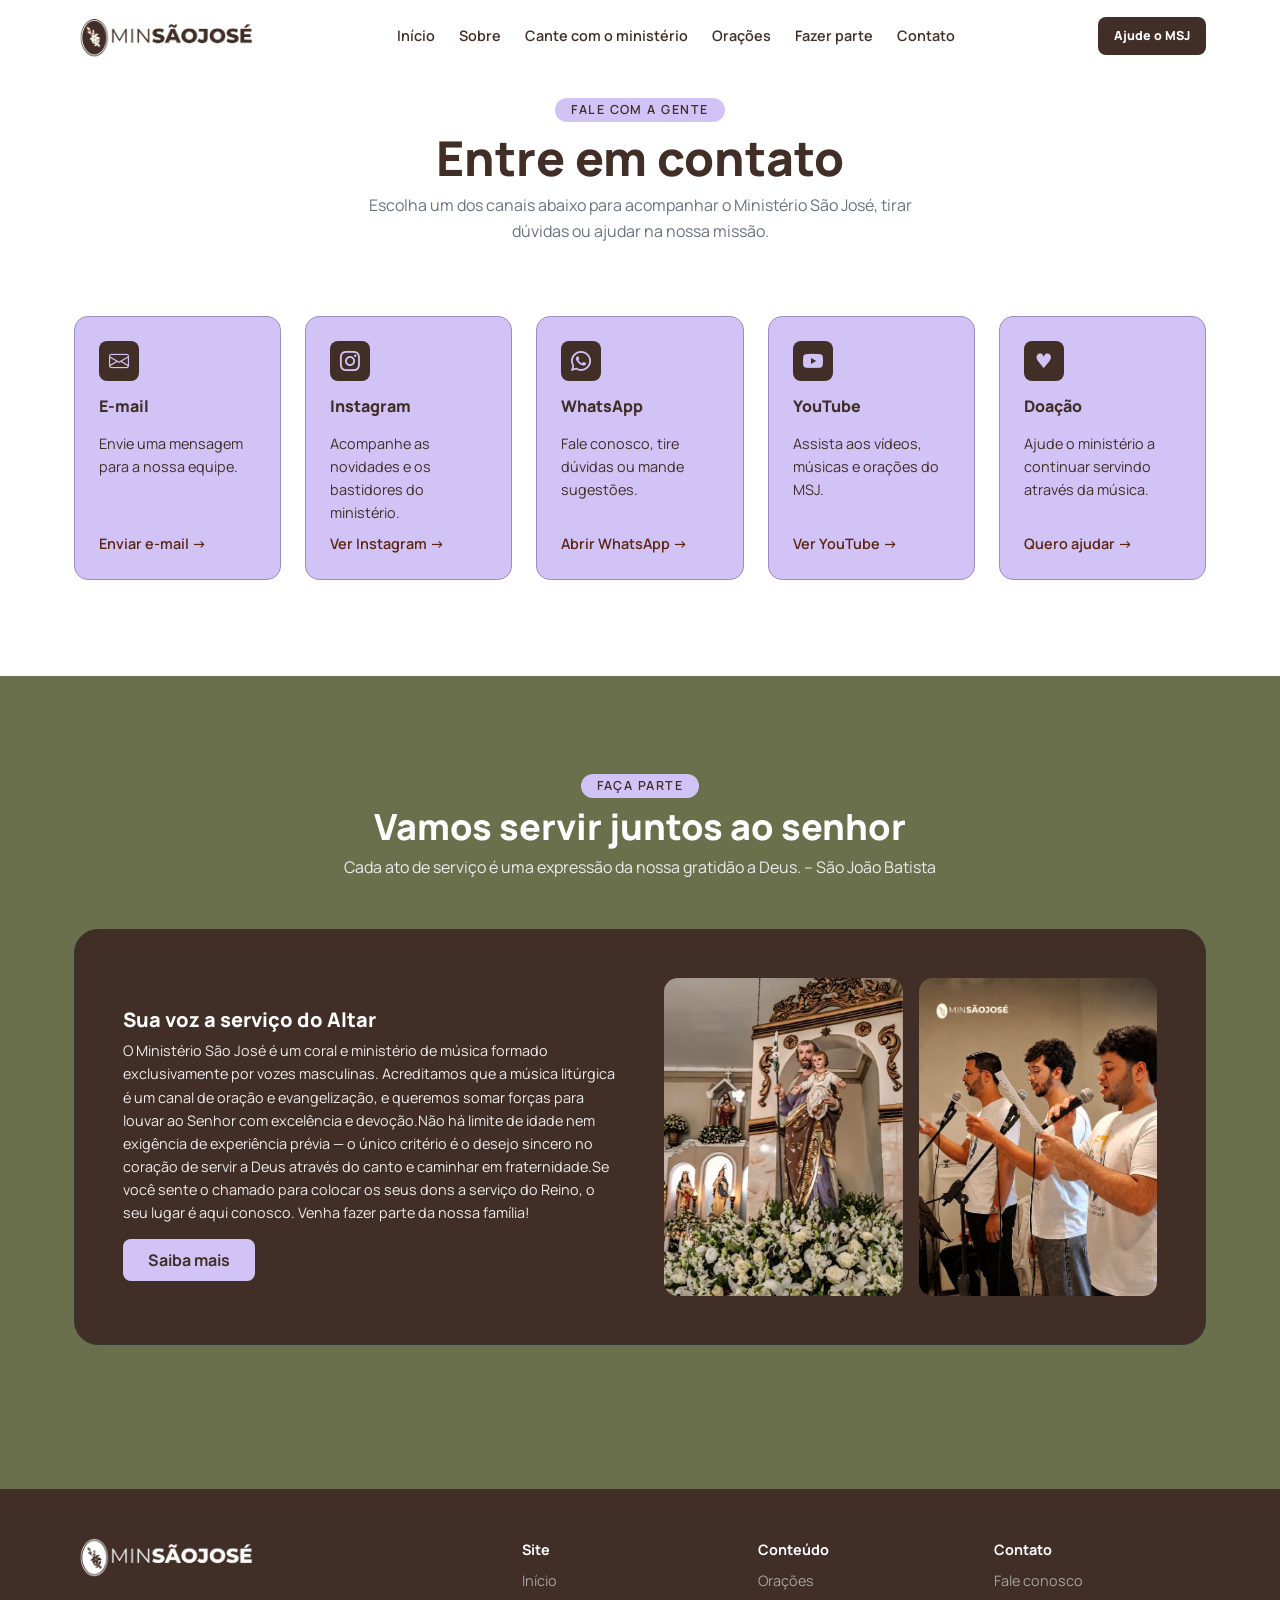
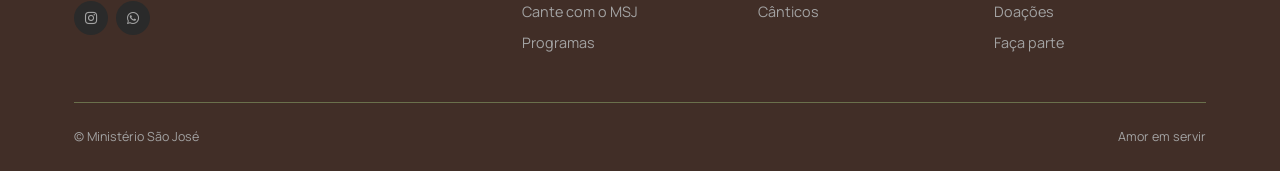
<file: src/web/contato/contato.html>
<!DOCTYPE html>
<html lang="pt-BR">
<head>
  <meta charset="UTF-8">
  <meta name="viewport" content="width=device-width, initial-scale=1">
  <title>Contato - Ministério São José</title>
  <meta name="description" content="Entre em contato com o Ministério São José.">
  <link rel="preconnect" href="https://fonts.googleapis.com">
  <link href="https://fonts.googleapis.com/css2?family=Cormorant+Garamond:wght@600;700&family=Manrope:wght@400;500;600;700;800&display=swap" rel="stylesheet">
   <link rel="stylesheet" href="https://cdn.jsdelivr.net/npm/bootstrap-icons@1.11.3/font/bootstrap-icons.min.css"> 
  <link rel="stylesheet" href="../assets/styles.css">
  <link rel="stylesheet" href="../../../pagina-inicial.css">
  <link rel="stylesheet" href="../contato/contato.css">
  <link rel="shortcut icon" href="../assets/image.png" type="image/x-icon">

</head>

<body class="contact-page">
  <header class="header" id="topo">
    <div class="container header__inner">
      <a href="../../../index.html" class="logo"><img src="../assets/Ministério SJ 4.png" alt="Ministério São José"></a>
      <nav class="nav" id="nav">
        <a href="../../../index.html">Início</a>
        <a href="../sobre/index.html">Sobre</a>
        <a href="../cante-com-o-ministerio/index.html">Cante com o ministério</a>
        <a href="../reze/reze-com-msj.html">Orações</a>
        <a href="../../../index.html#fazerparte">Fazer parte</a>
        <a href="contato.html" aria-current="page">Contato</a>
      </nav>
      <a href="https://wa.me/5583987653549?text=Ol%C3%A1%2C%20quero%20fazer%20parte%20do%20MSJ%20e%20servir%20ao%20altar!!%20%F0%9F%A4%A9" target="_blank" class="btn btn--header btn--sm header__cta">Ajude o MSJ</a>
      <button class="menu-toggle" id="menuToggle" aria-label="Abrir menu"><span></span><span></span><span></span></button>
    </div>
  </header>

  <main>
    <section class="section contact-hero">
      <div class="container center">
        <span class="eyebrow eyebrow--pill">Fale com a gente</span>
        <h1>Entre em contato</h1>
        <p>Escolha um dos canais abaixo para acompanhar o Ministério São José, tirar dúvidas ou ajudar na nossa missão.</p>
      </div>
    </section>

    <section class="section contact-section">
      <div class="container">
        <div class="contacts">
          <a class="contact" href="mailto:cauanabuco20@gmail.com">
            <span class="contact__icon"><i class="bi bi-envelope"></i></span>
            <h4>E-mail</h4>
            <p>Envie uma mensagem para a nossa equipe.</p>
            <span class="link">Enviar e-mail →</span>
          </a>

          <a class="contact" href="https://www.instagram.com/" target="_blank" rel="noopener">
            <span class="contact__icon"><i class="bi bi-instagram"></i></span>
            <h4>Instagram</h4>
            <p>Acompanhe as novidades e os bastidores do ministério.</p>
            <span class="link">Ver Instagram →</span>
          </a>

          <a class="contact" href="https://wa.me/5583987653549" target="_blank" rel="noopener">
            <span class="contact__icon"><i class="bi bi-whatsapp"></i></span>
            <h4>WhatsApp</h4>
            <p>Fale conosco, tire dúvidas ou mande sugestões.</p>
            <span class="link">Abrir WhatsApp →</span>
          </a>

          <a class="contact" href="https://www.youtube.com/" target="_blank" rel="noopener">
            <span class="contact__icon"><i class="bi bi-youtube"></i></span>
            <h4>YouTube</h4>
            <p>Assista aos vídeos, músicas e orações do MSJ.</p>
            <span class="link">Ver YouTube →</span>
          </a>

          <a class="contact" id="doacao" href="mailto:contato@padrealexnogueira.com?subject=Quero%20fazer%20uma%20doação">
            <span class="contact__icon">♥</span>
            <h4>Doação</h4>
            <p>Ajude o ministério a continuar servindo através da música.</p>
            <span class="link">Quero ajudar →</span>
          </a>
        </div>
      </div>
    </section>
        <section class="section section--dark" >
      <div class="container" id="fazerparte">
        <div class="center"><span class="eyebrow eyebrow--pill">Faça parte</span><h3 class="title-lg">Vamos servir juntos ao senhor </h3><p class="muted-light2">Cada ato de serviço é uma expressão da nossa gratidão a Deus. – São João Batista</p></div>
        <div class="school">
          <div><h3>Sua voz <span>a serviço do Altar</span></h3><p class="muted-light">O Ministério São José é um coral e ministério de música formado exclusivamente por vozes masculinas. Acreditamos que a música litúrgica é um canal de oração e evangelização, e queremos somar forças para louvar ao Senhor com excelência e devoção.Não há limite de idade nem exigência de experiência prévia — o único critério é o desejo sincero no coração de servir a Deus através do canto e caminhar em fraternidade.Se você sente o chamado para colocar os seus dons a serviço do Reino, o seu lugar é aqui conosco. Venha fazer parte da nossa família!</p><a class=" btn--school" href="https://wa.me/5583987653549?text=Ol%C3%A1%2C%20gostaria%20de%20saber%20mais%20informa%C3%A7%C3%B5es%20sobre%20o%20MSJ.%20Quero%20participar!!%20%F0%9F%A4%A9" target="_blank">Saiba mais</a></div>
          <div class="school__media"><img src="../assets/saojose.jpeg" alt="" /><img src="../assets/msj.png" alt="" /></div>
        </div>
        
    </section>
  </main>

   <footer class="footer">
    <div class="container">
      <div class="footer__grid">
        <div><a href="../../../index.html#inicio" class="logo"><img src="../assets/Ministério SJ footer.png" alt=""></a><div class="socials"><a href="#" aria-label="Instagram"><i class="bi bi-instagram"></i></a><a href="#" aria-label="YouTube"><i class="bi bi-whatsapp"></i></a></div>
        </div>
        <div><h5>Site</h5><a href="../../../index.html">Início</a><a href="../cante-com-o-ministerio/index.html">Cante com o MSJ</a><a href="../../../index.html#programas">Programas</a></div>
        <div><h5>Conteúdo</h5><a href="../reze/reze-com-msj.html#oracoes">Orações</a><a href=../../public/docs/SOLENIDADE DE TODOS OS SANTOS.pdf" target="_blank
          ">Cânticos</a></div>
        <div><h5>Contato</h5><a href="../contato/contato.html">Fale conosco</a><a href="https://wa.me/5583987653549?text=Ol%C3%A1%2C%20quero%20ajudar%20o%20MSJ!">Doações</a><a href="https://wa.me/5583987653549?text=Ol%C3%A1%2C%20quero%20fazer%20parte%20do%20MSJ">Faça parte</a></div>
      </div>
      <div class="footer__bottom"><span>© <span id="year"></span> Ministério São José</span><span>Amor em servir</span></div>
    </div>
  </footer>
  <script src="../../../script.js"></script>
</body>
</html>
</file>
<file: src/web/assets/styles.css>
:root {
  /* Cores */
  --color-gold: #6a704c;
  --color-gold-dark: #5d2410;
  --color-dark: #412e27;
  --color-dark-2: #6a704c;
  --color-dark-3: #2a2a2a;
  --color-light: #ffffff;
  --color-soft: #F6F4F2;
  --color-text: #1b1b1b;
  --color-muted: #6b7280;
  --color-muted-light: #a3a3a3;
  --color-muted-light2: #ececec;
  --color-border-dark: #343434;
  --overlay: linear-gradient(180deg, rgba(0,0,0,.05) 20%, rgba(0,0,0,.85) 100%);
  --shadow: 0 10px 30px rgba(0,0,0,.08);

  /* Layout */
  --container-max-width: 1180px;
  --header-height: 72px;

  /* Raios */
  --border-radius-sm: 8px;
  --border-radius-md: 14px;
  --border-radius-lg: 24px;
  --border-radius-pill: 999px;

  /* Espaçamentos */
  --spacing-xs: 0.5rem;
  --spacing-sm: 1rem;
  --spacing-md: 1.5rem;
  --spacing-lg: 3rem;
  --spacing-xl: 6rem;

  /* Tipografia */
  --font-body: "Manrope", system-ui, sans-serif;
  --font-display: "Cormorant Garamond", Georgia, serif;
  --font-size-xs: 0.78rem;
  --font-size-sm: 0.9rem;
  --font-size-md: 1rem;
  --font-size-lg: 1.25rem;
  --font-size-xl: 2.25rem;
  --font-weight-semibold: 600;
  --font-weight-bold: 800;
  --transition: .25s ease;
}

*, *::before, *::after { box-sizing: border-box; margin: 0; padding: 0; }
html { scroll-behavior: smooth; scroll-padding-top: var(--header-height); }
body { font-family: var(--font-body); font-size: var(--font-size-md); color: var(--color-dark); background: var(--color-light); line-height: 1.6; }
img { display: block; max-width: 100%; object-fit: cover; }
a { color: inherit; text-decoration: none; }
button { font: inherit; cursor: pointer; border: 0; background: none; color: inherit; }
h1, h2, h3, h4 { line-height: 1.15; font-weight: var(--font-weight-bold); }
h2 { font-size: var(--font-size-xl); margin-bottom: var(--spacing-xs); }
h4 { font-size: var(--font-size-md); }

.container { width: 100%; max-width: var(--container-max-width); margin: 0 auto; padding: 0 var(--spacing-md); }
.section { padding: var(--spacing-xl) 0; }
.section--soft { background: var(--color-soft); }
.section--dark { background: var(--color-dark); color: var(--color-light); }
.center { text-align: center; margin-bottom: var(--spacing-lg); }
.muted { color: var(--color-muted); margin-bottom: var(--spacing-md); }
.muted-light2 { color: var(--color-muted-light2); }
.muted-light { color: var(--color-muted-light); }
.title-lg { font-size: var(--font-size-xl); margin-bottom: var(--spacing-xs); }
.eyebrow { display: inline-block; font-size: var(--font-size-xs); font-weight: var(--font-weight-semibold); color: var(--color-gold); text-transform: uppercase; letter-spacing: .12em; margin-bottom: var(--spacing-xs); }
.eyebrow--pill { background: var(--color-gold); color: var(--color-dark); padding: 2px var(--spacing-sm); border-radius: var(--border-radius-pill); }
.link { color: var(--color-gold-dark); font-weight: var(--font-weight-semibold); font-size: var(--font-size-sm); }

.btn { display: inline-flex; align-items: center; gap: var(--spacing-xs); padding: .85rem var(--spacing-md); border-radius: var(--border-radius-sm); font-weight: var(--font-weight-bold); font-size: var(--font-size-sm); transition: transform var(--transition), background var(--transition); }
.btn:hover { transform: translateY(-2px); }
.btn--sm { padding: .55rem var(--spacing-sm); font-size: var(--font-size-xs); }
.btn--school{background: #d2c3f6; color: var(--color-dark); padding: 10px 25px; border-radius: var(--border-radius-sm); font-weight: 700;}
.btn--header{background: var(--color-dark); color: var(--color-light);}
.btn--ajude{background: #d2c3f6; color: var(--color-dark);}

a, button, [role="button"] {
    -webkit-tap-highlight-color: transparent;
}
</file>
<file: pagina-inicial.css>
.header {
  position: fixed;
  inset: 0 0 auto;
  z-index: 50;
  height: var(--header-height);
  background: rgba(255, 255, 255, .95);
  backdrop-filter: blur(8px);
  transition: box-shadow var(--transition);
}

.header.is-scrolled {
  box-shadow: var(--shadow);
}

.header__inner {
  height: 100%;
  display: flex;
  align-items: center;
  justify-content: space-between;
  gap: var(--spacing-md);
}

.logo {
  display: flex;
  align-items: center;
  gap: var(--spacing-xs);
  font-family: var(--font-display);
  font-size: var(--font-size-lg);
  font-weight: 700;
}

.logo img {
  width: 180px;
}

.nav {
  display: flex;
  gap: var(--spacing-md);
  font-size: var(--font-size-sm);
  font-weight: var(--font-weight-semibold);
}

.nav a:hover {
  color: #d2c3f6;
}

.menu-toggle {
  display: none;
  flex-direction: column;
  gap: 5px;
}

.menu-toggle span {
  width: 24px;
  height: 2px;
  background: var(--color-text);
  transition: var(--transition);
}

.menu-toggle.is-open span:nth-child(1) {
  transform: translateY(7px) rotate(45deg);
}

.menu-toggle.is-open span:nth-child(2) {
  opacity: 0;
}

.menu-toggle.is-open span:nth-child(3) {
  transform: translateY(-7px) rotate(-45deg);
}

.hero--slider {
  padding: calc(var(--header-height) + var(--spacing-md)) 0 var(--spacing-lg);
}

.hero-slider {
  aspect-ratio: 16 / 6;
  overflow: hidden;
  border-radius: 20px;
}

.hero-slide {
  display: block;
  height: 100%;
}

.hero-slide img {
  width: 100%;
  height: 100%;
  object-fit: cover;
}

.hero-slider .swiper-pagination {
  left: 0;
  display: flex;
  justify-content: center;
  width: 100%;
  bottom: 10px !important;
}

.hero-slider .swiper-pagination-bullet {
  width: 10px;
  border-radius: 10px;
  background: rgba(255, 255, 255, .5);
  opacity: 1;
}

.hero-slider .swiper-pagination-bullet-active {
  width: 20px;
  background: #fff;
  border-radius: 10px;
  transform: scale(1.2);
}

.sobre {
  display: flex;
  justify-content: center;
  align-items: center;
  text-align: center;
  padding: 0 0 var(--spacing-lg);
}

.sobre-container {
  display: flex;
  flex-direction: column;
  gap: 20px;
  align-items: center;
}

.programs {
  display: grid;
  grid-template-columns: 1fr 1.6fr;
  gap: var(--spacing-lg);
  align-items: center;
}

.programs__feature {
  position: relative;
  border-radius: var(--border-radius-lg);
  overflow: hidden;
}

.programs__feature img {
  width: 100%;
  aspect-ratio: 3/4;
}

.programs__overlay {
  position: absolute;
  inset: auto var(--spacing-sm) var(--spacing-sm);
  padding: var(--spacing-sm);
  border-radius: var(--border-radius-md);
  background: rgba(20, 20, 20, .75);
  color: var(--color-light);
  backdrop-filter: blur(6px);
}

.programs__overlay p {
  font-size: var(--font-size-sm);
  opacity: .85;
  margin-bottom: var(--spacing-xs);
}

.programs__grid {
  display: grid;
  grid-template-columns: repeat(2, 1fr);
  gap: var(--spacing-md);
}

.video {
  position: relative;
  border-radius: var(--border-radius-md);
  overflow: hidden;
  color: var(--color-light);
}

.video img {
  width: 100%;
  aspect-ratio: 3/4;
}

.video::after {
  content: "";
  position: absolute;
  inset: 0;
  background: var(--overlay);
  pointer-events: none;
}

.video__info {
  position: absolute;
  inset: auto 0 0;
  z-index: 1;
  padding: var(--spacing-sm);
}

.video__info p {
  font-size: var(--font-size-xs);
  opacity: .8;
}

.school {
  display: grid;
  grid-template-columns: 1fr 1fr;
  gap: var(--spacing-lg);
  align-items: center;
  padding: var(--spacing-lg);
  background: var(--color-dark-2);
  border: 1px solid var(--color-border-dark);
  border-radius: var(--border-radius-lg);
  margin-bottom: var(--spacing-lg);
}

.school h3 {
  font-size: var(--font-size-lg);
  margin: var(--spacing-xs) 0;
}

.school p {
  color: #ececec;
  margin-bottom: var(--spacing-md);
  font-size: var(--font-size-sm);
}

.school__media {
  display: grid;
  grid-template-columns: 1fr 1fr;
  gap: var(--spacing-sm);
}

.school__media img {
  border-radius: var(--border-radius-md);
  aspect-ratio: 3/4;
  width: 100%;
}

.contacts {
  display: grid;
  grid-template-columns: repeat(3, 1fr);
  gap: var(--spacing-md);
  margin-bottom: var(--spacing-lg);
}

.contact {
  padding: var(--spacing-md);
  background: #d2c3f6;
  border: 1px solid #9c8cc1;
  border-radius: var(--border-radius-md);
  transition: border-color var(--transition);
}

.contact:hover {
  border-color: var(--color-gold);
}

.contact__icon {
  display: grid;
  place-items: center;
  width: 40px;
  height: 40px;
  border-radius: var(--border-radius-sm);
  background: var(--color-dark);
  color: #d2c3f6;
  margin-bottom: var(--spacing-sm);
  font-size: 1.25rem;
  line-height: 1;
}

.contact p {
  font-size: var(--font-size-sm);
  color: var(--color-dark);
  margin: var(--spacing-xs) 0;
}

.footer {
  background: var(--color-dark);
  color: var(--color-muted-light);
  padding: var(--spacing-lg) 0 var(--spacing-md);
  border-top: 1px solid var(--color-border-dark);
  font-size: var(--font-size-sm);
}

.footer .logo {
  color: var(--color-light);
}

.footer__grid {
  display: grid;
  grid-template-columns: minmax(0, 2fr) repeat(3, minmax(0, 1fr));
  gap: var(--spacing-md);
  margin-bottom: var(--spacing-lg);
}

.footer__grid > div {
  display: flex;
  flex-direction: column;
  gap: var(--spacing-xs);
}

.footer h5 {
  color: var(--color-light);
  font-size: var(--font-size-sm);
}

.footer a:hover {
  color: var(--color-gold);
}

.socials {
  display: flex;
  gap: var(--spacing-xs);
  margin-top: var(--spacing-sm);
}

.socials a {
  display: grid;
  place-items: center;
  width: 34px;
  height: 34px;
  border-radius: 50%;
  background: var(--color-dark-3);
  font-size: var(--font-size-xs);
  font-weight: var(--font-weight-bold);
}

.footer__bottom {
  display: flex;
  justify-content: space-between;
  gap: var(--spacing-sm);
  flex-wrap: wrap;
  padding-top: var(--spacing-md);
  border-top: 1px solid var(--color-gold);
  font-size: var(--font-size-xs);
}

@media (max-width: 1024px) {
  .programs {
    grid-template-columns: 1fr;
  }
  .programs__feature img {
    aspect-ratio: 10/8;
  }
}

@media (max-width: 945px) {
  :root {
    --font-size-xl: 1.8rem;
    --spacing-xl: 4rem;
  }

  .menu-toggle {
    display: flex;
  }

  .header__cta {
    display: none;
  }

  .nav {
    position: absolute;
    top: var(--header-height);
    left: 0;
    right: 0;
    flex-direction: column;
    padding: var(--spacing-md);
    background: var(--color-light);
    box-shadow: var(--shadow);
    transform: translateY(-10px);
    opacity: 0;
    pointer-events: none;
    transition: var(--transition);
  }
  #btn-ajude {
    display: none;
  }
  .nav.is-open {
    transform: none;
    opacity: 1;
    pointer-events: auto;
  }

  .programs,
  .school {
    grid-template-columns: 1fr;
  }

  .contacts {
    grid-template-columns: 1fr;
  }

  .footer__grid {
    grid-template-columns: repeat(2, 1fr);
  }
  .programs__feature img {
    aspect-ratio: 10/10;
  }
}

@media (max-width: 720px) {
  .hero-slider {
    aspect-ratio: 1 / 1.8;
    height: auto;
  }
}

@media (max-width: 560px) {
  .programs__grid {
    grid-template-columns: 1fr;
  }

  .school {
    padding: var(--spacing-md);
  }

  .school__media {
    display: none;
  }

  .footer__grid > div:first-child {
    grid-column: 1 / -1;
  }
  .programs__feature img {
    aspect-ratio: 10/13;
  }
}
</file>
<file: src/web/cante-com-o-ministerio/style.css>
:root {
    --text-dark: #412e27;      
    --bg-light: #F6F4F2;       
    --bg-white: #FFFFFF;       
    --detail-green: #6a704c;   
    --detail-purple: #d2c3f6;  
}


* {
    margin: 0;
    padding: 0;
    box-sizing: border-box;
   
}

.page-header {
    background-color: var(--detail-purple);

    padding: calc(var(--header-height) + 70px) 5% 70px 5%;
    text-align: center;
    border-bottom: 5px solid var(--text-dark);
}

.page-header h1 {
    color: var(--text-dark);
    font-size: 2.5rem;
    text-transform: uppercase;
    margin-bottom: 5px;
}

.page-header p {
    font-size: 1.1rem;
    font-weight: 600;
    opacity: 0.8;
    margin-bottom: 20px;
}

.btn-download {
    background-color: var(--text-dark);
    color: var(--bg-white);
    border: none;
    padding: 12px 25px;
    border-radius: 8px;
    font-size: 1rem;
    font-weight: 600;
    cursor: pointer;
    display: inline-flex;
    align-items: center;
    gap: 10px;
    transition: background 0.3s, transform 0.2s;
}

.btn-download:hover {
    background-color: var(--detail-green);
    transform: translateY(-2px);
}


.hinario-section {
    padding: 60px 5%;
    max-width: 1400px;
    margin: 0 auto;
}

.grid-canticos {
    display: grid;
    grid-template-columns: repeat(auto-fit, minmax(320px, 1fr));
    gap: 30px;
}

.card-cantico {
    background-color: var(--bg-white);
    padding: 30px;
    border-radius: 15px;
    box-shadow: 0 4px 15px rgba(0,0,0,0.05);
    border-top: 5px solid var(--detail-purple);
    cursor: pointer;
    transition: transform 0.3s, box-shadow 0.3s, border-color 0.3s;
    display: flex;
    flex-direction: column;
}

.card-cantico:hover {
    transform: translateY(-5px);
    box-shadow: 0 8px 25px rgba(0,0,0,0.1);
    border-top: 5px solid var(--detail-green);
}

.card-cantico h3 {
    color: var(--text-dark);
    font-size: 1.2rem;
    margin-bottom: 15px;
    padding-bottom: 10px;
    border-bottom: 2px solid var(--bg-light);
    text-transform: uppercase;
}

.cantico-text {
    font-size: 0.95rem;
    white-space: pre-line;
    color: #444;
    display: -webkit-box;
    -webkit-line-clamp: 5;
    -webkit-box-orient: vertical;
    overflow: hidden;
    text-overflow: ellipsis;
    flex-grow: 1;
}

.read-more {
    display: block;
    margin-top: 15px;
    color: var(--detail-green);
    font-weight: 600;
    font-size: 0.9rem;
}


.modal-overlay {
    display: none;
    position: fixed;
    top: 0;
    left: 0;
    width: 100%;
    height: 100%;
    background-color: rgba(65, 46, 39, 0.8);
    backdrop-filter: blur(4px);
    z-index: 1000;
    justify-content: center;
    align-items: center;
    opacity: 0;
    transition: opacity 0.3s ease;
}

.modal-overlay.active {
    display: flex;
    opacity: 1;
}

.modal-content {
    background-color: var(--bg-white);
    width: 90%;
    max-width: 600px;
    max-height: 85vh;
    border-radius: 15px;
    padding: 40px;
    position: relative;
    overflow-y: auto;
    border-top: 8px solid var(--detail-purple);
    transform: translateY(20px);
    transition: transform 0.3s ease;
    box-shadow: 0 15px 40px rgba(0,0,0,0.2);
}

.modal-overlay.active .modal-content {
    transform: translateY(0);
}

.close-btn {
    position: absolute;
    top: 15px;
    right: 25px;
    font-size: 2rem;
    color: var(--text-dark);
    cursor: pointer;
    font-weight: bold;
    line-height: 1;
    transition: color 0.2s;
}

.close-btn:hover {
    color: var(--detail-green);
}

.modal-content h3 {
    color: var(--text-dark);
    font-size: 1.5rem;
    margin-bottom: 20px;
    padding-bottom: 10px;
    border-bottom: 2px solid var(--bg-light);
    text-transform: uppercase;
}

.modal-content p {
    font-size: 1rem;
    white-space: pre-line;
    color: #333;
}


@media (max-width: 768px) {
    .page-header h1 { font-size: 1.8rem; }
    .modal-content { padding: 30px 20px; }
}


@media print {
    body {
        background-color: #ffffff;
        color: #000;
    }

    .page-header {
        background-color: transparent !important;
        padding: 10px 0 20px 0;
        border-bottom: 2px solid #000;
        color: #000;
    }

    .page-header h1, .page-header p {
        color: #000;
    }


    .btn-download, 
    .read-more, 
    .modal-overlay {
        display: none !important;
    }

    .hinario-section {
        padding: 20px 0;
    }


    .grid-canticos {
        display: grid;
        grid-template-columns: 1fr 1fr;
        gap: 20px;
    }

    .card-cantico {
        box-shadow: none;
        border: 1px solid #ccc;
        border-top: 4px solid var(--text-dark);
        padding: 15px;
        break-inside: avoid;
        page-break-inside: avoid;
    }

    .cantico-text {
        -webkit-line-clamp: unset;
        display: block;
        overflow: visible;
        font-size: 10pt;
        color: #000;
    }
    
}
</file>
<file: src/web/sobre/sobre.css>
.header {
  position: fixed;
  inset: 0 0 auto;
  z-index: 50;
  height: var(--header-height);
  font-family: var(--font-body);
  background: rgba(255, 255, 255, .95);
  backdrop-filter: blur(8px);
  transition: box-shadow var(--transition);
}

.header.is-scrolled {
  box-shadow: var(--shadow);
}

.header__inner {
  height: 100%;
  display: flex;
  align-items: center;
  justify-content: space-between;
  gap: var(--spacing-md);
}

.logo {
  display: flex;
  align-items: center;
  gap: var(--spacing-xs);
  font-family: var(--font-display);
  font-size: var(--font-size-lg);
  font-weight: 700;
}

.logo img {
  width: 180px;
}

.nav {
  display: flex;
  gap: var(--spacing-md);
  font-size: var(--font-size-sm);
  font-weight: var(--font-weight-semibold);
}

.nav a:hover {
  color: #d2c3f6;
}

.menu-toggle {
  display: none;
  flex-direction: column;
  gap: 5px;
}

.menu-toggle span {
  width: 24px;
  height: 2px;
  background: var(--color-text);
  transition: var(--transition);
}

.menu-toggle.is-open span:nth-child(1) {
  transform: translateY(7px) rotate(45deg);
}

.menu-toggle.is-open span:nth-child(2) {
  opacity: 0;
}

.menu-toggle.is-open span:nth-child(3) {
  transform: translateY(-7px) rotate(-45deg);
}

.footer {
  background: var(--color-dark);
  color: var(--color-muted-light);
  padding: var(--spacing-lg) 0 var(--spacing-md);
  border-top: 1px solid var(--color-border-dark);
  font-size: var(--font-size-sm);
}

.footer .logo {
  color: var(--color-light);
}

.footer__grid {
  display: grid;
  grid-template-columns: minmax(0, 2fr) repeat(3, minmax(0, 1fr));
  gap: var(--spacing-md);
  margin-bottom: var(--spacing-lg);
}

.footer__grid > div {
  display: flex;
  flex-direction: column;
  gap: var(--spacing-xs);
}

.footer h5 {
  color: var(--color-light);
  font-size: var(--font-size-sm);
}

.footer a:hover {
  color: var(--color-gold);
}

.socials {
  display: flex;
  gap: var(--spacing-xs);
  margin-top: var(--spacing-sm);
}

.socials a {
  display: grid;
  place-items: center;
  width: 34px;
  height: 34px;
  border-radius: 50%;
  background: var(--color-dark-3);
  font-size: var(--font-size-xs);
  font-weight: var(--font-weight-bold);
}

.footer__bottom {
  display: flex;
  justify-content: space-between;
  gap: var(--spacing-sm);
  flex-wrap: wrap;
  padding-top: var(--spacing-md);
  border-top: 1px solid var(--color-gold);
  font-size: var(--font-size-xs);
}


:root {
  --cor-fundo: #ffffff;
  --cor-titulo: #2b2222;
  --cor-texto: #4a4440;
  --cor-dourado: #d2c3f6;
  --cor-tag: #f5efe8;
  --raio: 1.5rem;
}
* { box-sizing: border-box; margin: 0; padding: 0; }


.sobre { max-width: 72rem; margin: 0 auto; padding: 2rem 1.25rem 5rem; }
.sobre__grid { display: grid; gap: 3rem; align-items: center; padding-top:2rem;}

.sobre__tag { display: inline-block; background: var(--cor-tag); border-radius: 999px; padding: .25rem .75rem; font-size: .875rem; }
.sobre__titulo { margin-top: .75rem; font-size: 2.25rem; font-weight: 700; line-height: 1.15; }
.sobre__destaque { display: block; color: var(--cor-dourado); }
.sobre__paragrafos { margin-top: 1.5rem; color: var(--cor-texto); font-size: 1rem; line-height: 1.7; }
.sobre__paragrafos p + p { margin-top: 1.25rem; }

.sobre__fotos { position: relative; width: 100%; max-width: 28rem; margin: 0 auto; padding: 0 0 4rem 3rem; }
.sobre__fotos img { display: block; object-fit: cover; border-radius: var(--raio); box-shadow: 0 20px 40px -15px rgba(43,34,34,.35); height: auto; }
.sobre__foto-principal { width: 100%; aspect-ratio: 7 / 8; }
.sobre__foto-secundaria { position: absolute; left: 0; bottom: 0; width: 60%; aspect-ratio: 4 / 3; border: 4px solid var(--cor-fundo); }

@media (min-width: 640px) {
  .sobre__titulo { font-size: 3rem; }
  .sobre__paragrafos { font-size: 1.125rem; }
  .sobre__fotos { padding-left: 5rem; }
}
@media (min-width: 768px) {
  .sobre { padding-top: 3.5rem; }
  .sobre__grid { grid-template-columns: 1fr 1fr; }
}

@media (max-width: 945px) {

  .menu-toggle {
    display: flex;
  }

  #btn-ajude {
    display: none;
  }
  .nav {
    position: absolute;
    top: var(--header-height);
    left: 0;
    right: 0;
    flex-direction: column;
    padding: var(--spacing-md);
    background: var(--color-light);
    box-shadow: var(--shadow);
    transform: translateY(-10px);
    opacity: 0;
    pointer-events: none;
    transition: var(--transition);
  }
  .footer__grid {
    grid-template-columns: repeat(2, 1fr);
  }
  .nav.is-open {
    transform: none;
    opacity: 1;
    pointer-events: auto;
  }
  .sobre__grid{
    padding-top: 3.5rem;
  }
}
</file>
<file: src/web/styles.css>
:root {
  /* Cores */
  --color-gold: #6a704c;
  --color-gold-dark: #5d2410;
  --color-teal: #1f9fb0;
  --color-green: #2f9e5b;
  --color-dark: #412e27;
  --color-dark-2: #6a704c;
  --color-dark-3: #2a2a2a;
  --color-light: #ffffff;
  --color-soft: #F6F4F2;
  --color-text: #1b1b1b;
  --color-muted: #6b7280;
  --color-muted-light: #a3a3a3;
  --color-muted-light2: #ececec;

  --color-border: #e5e7eb;
  --color-border-dark: #343434;
  --gradient-hero: linear-gradient(120deg, #3a2a10 0%, #8a5a12 45%, #f0c25c 100%);
  --overlay: linear-gradient(180deg, rgba(0,0,0,.05) 20%, rgba(0,0,0,.85) 100%);
  --shadow: 0 10px 30px rgba(0,0,0,.08);

  /* Layout */
  --container-max-width: 1180px;
  --header-height: 72px;

  /* Raios */
  --border-radius-sm: 8px;
  --border-radius-md: 14px;
  --border-radius-lg: 24px;
  --border-radius-pill: 999px;

  /* Espaçamentos */
  --spacing-xs: 0.5rem;
  --spacing-sm: 1rem;
  --spacing-md: 1.5rem;
  --spacing-lg: 3rem;
  --spacing-xl: 6rem;

  /* Tipografia */
  --font-body: "Manrope", system-ui, sans-serif;
  --font-display: "Cormorant Garamond", Georgia, serif;
  --font-size-xs: 0.78rem;
  --font-size-sm: 0.9rem;
  --font-size-md: 1rem;
  --font-size-lg: 1.25rem;
  --font-size-xl: 2.25rem;
  --font-size-xxl: 3.5rem;
  --font-weight-regular: 400;
  --font-weight-semibold: 600;
  --font-weight-bold: 800;
  --transition: .25s ease;
}

*, *::before, *::after { box-sizing: border-box; margin: 0; padding: 0; }
html { scroll-behavior: smooth; scroll-padding-top: var(--header-height); }
body { font-family: var(--font-body); font-size: var(--font-size-md); color: var(--color-dark); background: var(--color-light); line-height: 1.6; }
img { display: block; max-width: 100%; object-fit: cover; }
a { color: inherit; text-decoration: none; }
button { font: inherit; cursor: pointer; border: 0; background: none; color: inherit; }
h1, h2, h3, h4 { line-height: 1.15; font-weight: var(--font-weight-bold); }
h2 { font-size: var(--font-size-xl); margin-bottom: var(--spacing-xs); }
h4 { font-size: var(--font-size-md); }

.container { width: 100%; max-width: var(--container-max-width); margin: 0 auto; padding: 0 var(--spacing-md); }
.section { padding: var(--spacing-xl) 0; }
.section--soft { background: var(--color-soft); }
.section--dark { background: var(--color-dark); color: var(--color-light); }
.center { text-align: center; margin-bottom: var(--spacing-lg); }
.gold { color: var(--color-gold); }
.teal { color: var(--color-teal); }
.muted { color: var(--color-muted); margin-bottom: var(--spacing-md); }
.muted-light2 { color: var(--color-muted-light2); }
.muted-light { color: var(--color-muted-light); }
.title-lg { font-size: var(--font-size-xl); margin-bottom: var(--spacing-xs); }
.eyebrow { display: inline-block; font-size: var(--font-size-xs); font-weight: var(--font-weight-semibold); color: var(--color-gold); text-transform: uppercase; letter-spacing: .12em; margin-bottom: var(--spacing-xs); }
.eyebrow--pill { background: var(--color-gold); color: var(--color-dark); padding: 2px var(--spacing-sm); border-radius: var(--border-radius-pill); }
.link { color: var(--color-gold-dark); font-weight: var(--font-weight-semibold); font-size: var(--font-size-sm); }
.tag { display: inline-block; font-size: var(--font-size-xs); font-weight: var(--font-weight-semibold); background: var(--color-gold); color: var(--color-dark); padding: 2px 10px; border-radius: var(--border-radius-pill); margin-bottom: var(--spacing-xs); }

.btn { display: inline-flex; align-items: center; gap: var(--spacing-xs); padding: .85rem var(--spacing-md); border-radius: var(--border-radius-sm); font-weight: var(--font-weight-bold); font-size: var(--font-size-sm); transition: transform var(--transition), background var(--transition); }
.btn:hover { transform: translateY(-2px); }
.btn--sm { padding: .55rem var(--spacing-sm); font-size: var(--font-size-xs); }
.btn--gold { background: var(--color-gold); color: var(--color-dark); }
.btn--gold:hover { background: var(--color-gold-dark); }
.btn--teal { background: var(--color-teal); color: var(--color-light); }
.btn--green { background: var(--color-green); color: var(--color-light);}
.btn--school{background: #d2c3f6; color: var(--color-dark); padding: 10px 25px; border-radius: var(--border-radius-sm); font-weight: 700;}
.btn--header{background: var(--color-dark); color: var(--color-light);}
.btn--ajude{background: #d2c3f6; color: var(--color-dark);}
</file>
<file: contato.css>
.contact-page {
  background: var(--color-soft);
  min-height: 100vh;
}

.contact-page .contact-hero {
  padding-top: calc(var(--header-height) + var(--spacing-xl));
  padding-bottom: var(--spacing-lg);
}

.contact-page .contact-hero h1 {
  font-family: var(--font-display);
  font-size: var(--font-size-xxl);
  margin-bottom: var(--spacing-xs);
}

.contact-page .contact-hero p {
  max-width: 600px;
  color: var(--color-muted);
  margin: 0 auto;
}

.contact-page .contact-section {
  padding-top: 0;
  background: var(--color-soft);
}

.contact-page .contacts {
  grid-template-columns: repeat(5, 1fr);
  margin-bottom: 0;
}

.contact-page .contact {
  min-height: 245px;
  display: flex;
  flex-direction: column;
}

.contact-page .contact h4 {
  margin-bottom: var(--spacing-xs);
}

.contact-page .contact p {
  flex: 1;
}

.contact-page .contact__icon {
  font-size: 1.25rem;
}

@media (max-width: 1100px) {
  .contact-page .contacts {
    grid-template-columns: repeat(3, 1fr);
  }
}

@media (max-width: 650px) {
  .contact-page .contact-hero {
    padding-top: calc(var(--header-height) + var(--spacing-lg));
  }

  .contact-page .contact-hero h1 {
    font-size: 2.7rem;
  }

  .contact-page .contacts {
    grid-template-columns: 1fr;
  }
}
</file>
<file: src/web/contato/contato.css>
.contact-page {
  background: #ffffff;
  font-family: var(--font-body);
  min-height: 100vh;
}

.contact-page .contact-hero {
  padding-top: calc(var(--header-height) + var(--spacing-md));
  padding-bottom: var(--spacing-md);
}

.contact-page .contact-hero h1 {

  font-size: clamp(2.5rem, 5vw, 3rem);
  margin-bottom: var(--spacing-xs);
}
.eyebrow {
  color: #ffffff;
}
.contact-page .contact-hero p {
  max-width: 600px;
  color: var(--color-muted);
  margin: 0 auto;
}

.contact-page .contact-section {
  padding-top: 0;
  background: #ffffff;
}

.contact-page .contacts {
  grid-template-columns: repeat(5, 1fr);
  margin-bottom: 0;
}

.contact-page .contact {
  min-height: 245px;
  display: flex;
  flex-direction: column;
}

.contact-page .contact h4 {
  margin-bottom: var(--spacing-xs);
}

.contact-page .contact p {
  flex: 1;
}

.contact-page .contact__icon {
  font-size: 1.25rem;
}

.section--dark { background: var(--color-gold); color: var(--color-light); }

.school{
  background-color: var(--color-dark);
}
.eyebrow {
  background-color: #d2c3f6;
  color: var(--color-dark);
}
@media (max-width: 1100px) {
  .contact-page .contacts {
    grid-template-columns: repeat(3, 1fr);
  }
}

@media (max-width: 650px) {
  .contact-page .contact-hero {
    padding-top: calc(var(--header-height) + var(--spacing-lg));
  }

  .contact-page .contact-hero h1 {
    font-size: 2.7rem;
  }

  .contact-page .contacts {
    grid-template-columns: 1fr;
  }
}
</file>
